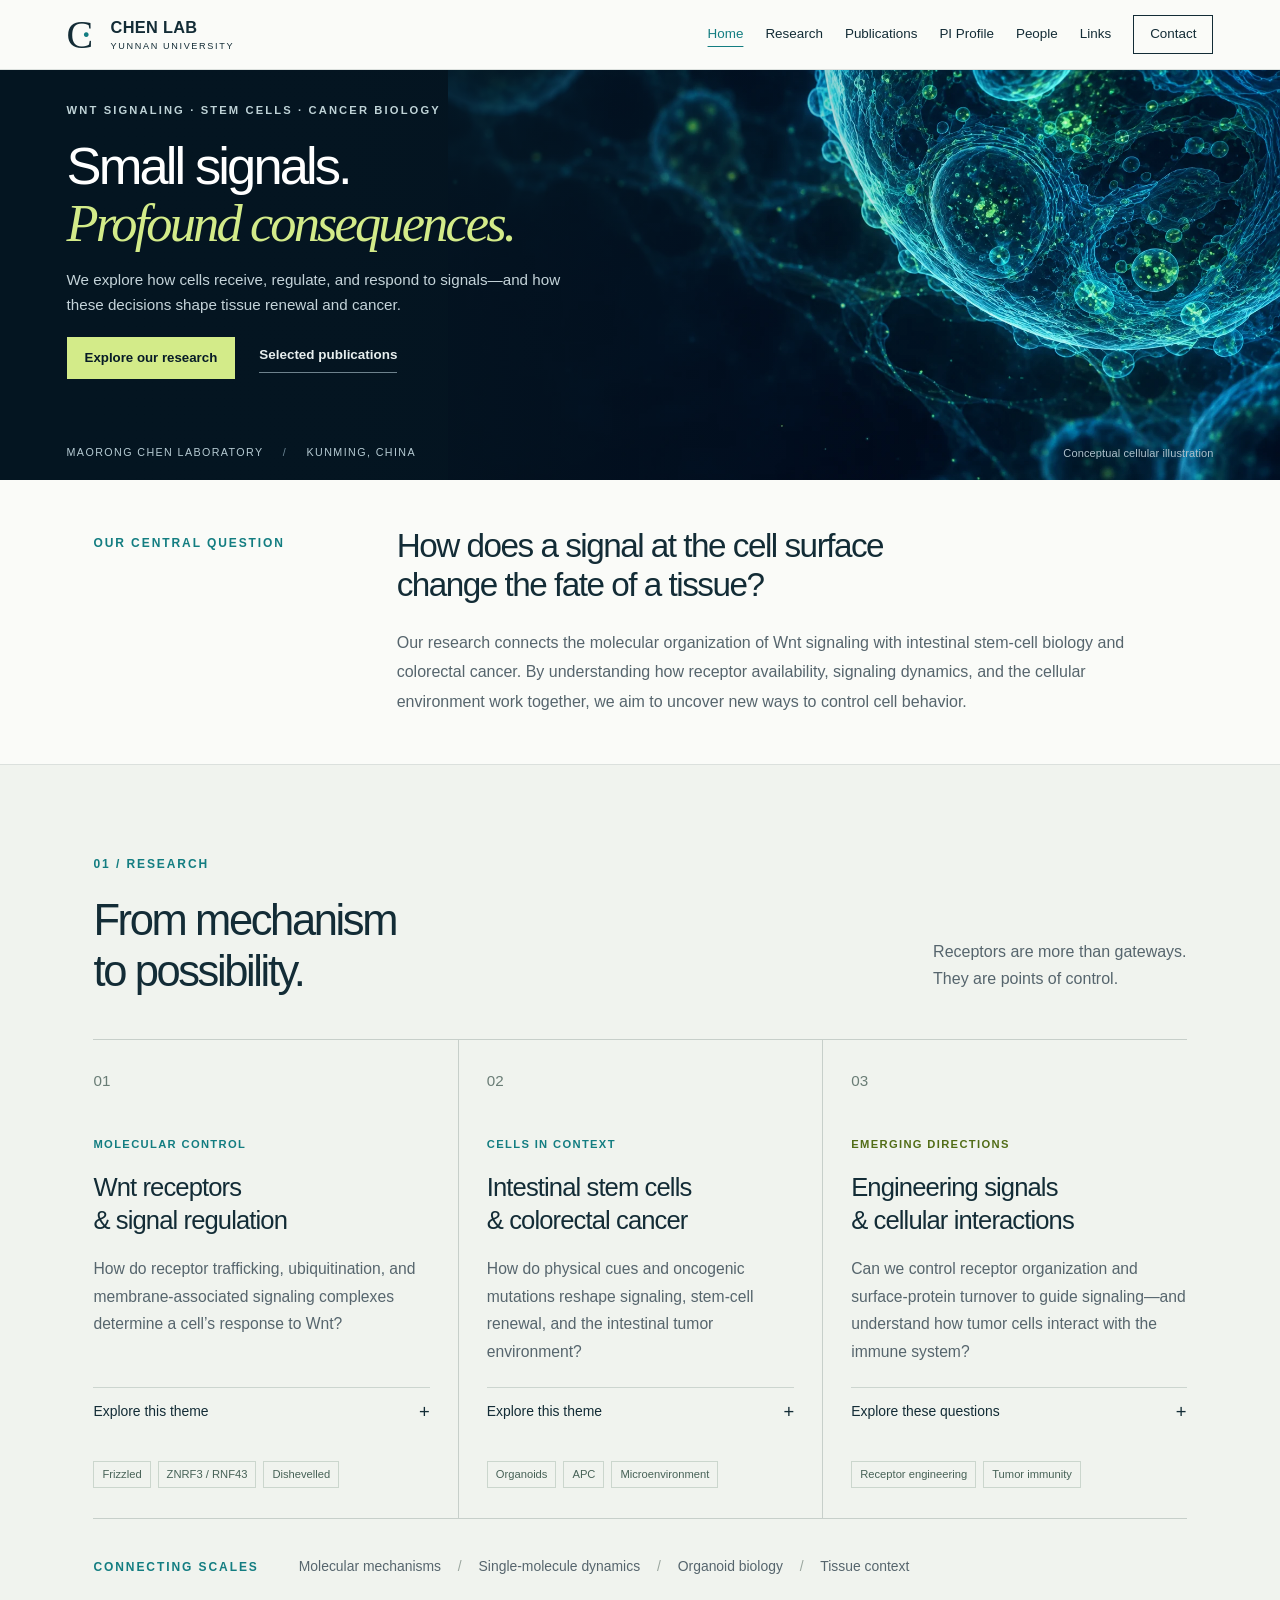
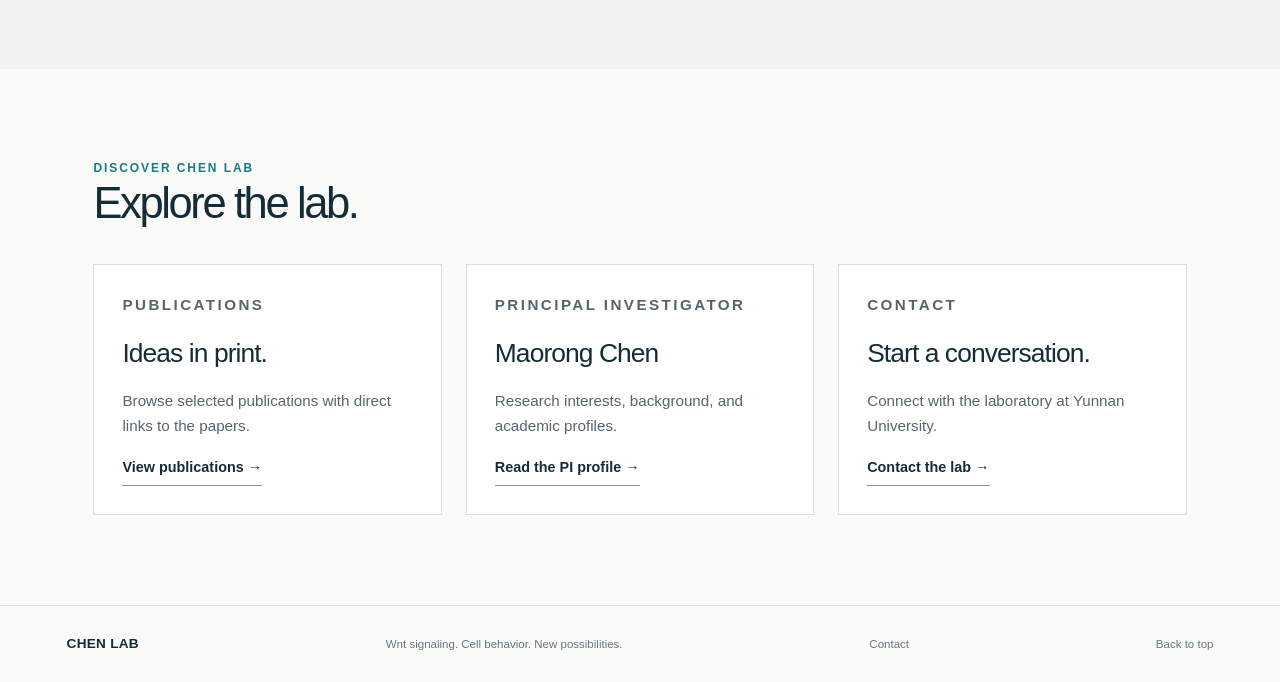
<file: index.html>
<!doctype html>
<html lang="en"><head>
  <meta charset="utf-8"><meta name="viewport" content="width=device-width, initial-scale=1">
  <title>Chen Lab — Wnt Signaling &amp; Cancer Biology</title>
  <meta name="description" content="Maorong Chen’s laboratory at Yunnan University. Wnt signaling, stem cells, and cancer biology.">
  <meta name="theme-color" content="#071b27">
  <meta property="og:title" content="Chen Lab — Wnt Signaling &amp; Cancer Biology">
  <meta property="og:description" content="Maorong Chen’s laboratory at Yunnan University. Wnt signaling, stem cells, and cancer biology.">
  <link rel="icon" type="image/svg+xml" href="data:image/svg+xml,%3Csvg%20xmlns='http://www.w3.org/2000/svg'%20viewBox='0%200%2064%2064'%3E%3Crect%20width='64'%20height='64'%20rx='12'%20fill='%23071b27'/%3E%3Cpath%20d='M44%2018a20%2020%200%201%200%200%2028'%20fill='none'%20stroke='%23d3eb89'%20stroke-width='7'/%3E%3Ccircle%20cx='43'%20cy='32'%20r='5'%20fill='%234cbdc2'/%3E%3C/svg%3E">
  <link rel="stylesheet" href="style.css?v=links1"><script src="app.js" defer></script></head>
<body><a class="skip" href="#main">Skip to content</a><header class="site-header">
  <a class="brand" href="index.html" aria-label="Chen Lab home"><span class="brand-symbol" aria-hidden="true">C<span>·</span></span><span>CHEN LAB<small>YUNNAN UNIVERSITY</small></span></a>
  <button class="menu-button" aria-expanded="false" aria-controls="navigation">Menu <span aria-hidden="true">+</span></button>
  <nav id="navigation" aria-label="Main navigation"><a href="index.html" aria-current="page">Home</a><a href="index.html#research">Research</a><a href="publications.html">Publications</a><a href="pi.html">PI Profile</a><a href="people.html">People</a><a href="links.html">Links</a><a href="contact.html" class="nav-contact">Contact</a></nav></header>
<main id="main"><section class="hero" id="home" aria-labelledby="hero-title">
  <img class="hero-image" src="cellular-landscape.webp" width="1536" height="1024" alt="Conceptual illustration of luminous cell membranes and intracellular vesicles" fetchpriority="high">
  <div class="hero-content">
    <p class="eyebrow light">WNT SIGNALING · STEM CELLS · CANCER BIOLOGY</p>
    <h1 id="hero-title">Small signals.<br><em>Profound consequences.</em></h1>
    <p class="hero-description">We explore how cells receive, regulate, and respond to signals—and how these decisions shape tissue renewal and cancer.</p>
    <div class="hero-actions"><a class="button lime" href="#research">Explore our research</a><a class="text-link light" href="publications.html">Selected publications</a></div>
  </div>
  <div class="hero-bottom"><span>MAORONG CHEN LABORATORY <span class="divider">/</span> KUNMING, CHINA</span><span class="art-caption">Conceptual cellular illustration</span></div>
</section>
<section class="intro section-pad">
  <p class="eyebrow">OUR CENTRAL QUESTION</p>
  <div><h2>How does a signal at the cell surface<br class="desktop-break"> change the fate of a tissue?</h2><p>Our research connects the molecular organization of Wnt signaling with intestinal stem-cell biology and colorectal cancer. By understanding how receptor availability, signaling dynamics, and the cellular environment work together, we aim to uncover new ways to control cell behavior.</p></div>
</section>
<section class="research section-pad" id="research" aria-labelledby="research-title">
  <div class="section-heading"><div><p class="eyebrow">01 / RESEARCH</p><h2 id="research-title">From mechanism<br>to possibility.</h2></div><p>Receptors are more than gateways.<br>They are points of control.</p></div>
  <div class="research-grid">
    <article class="research-card"><span class="index">01</span><div class="topic-label">MOLECULAR CONTROL</div><h3>Wnt receptors<br>&amp; signal regulation</h3><p>How do receptor trafficking, ubiquitination, and membrane-associated signaling complexes determine a cell’s response to Wnt?</p><details><summary>Explore this theme <span aria-hidden="true">+</span></summary><div class="detail-content">Published work examines Frizzled regulation by TMEM79, the RSPO–ZNRF3/RNF43 system, and the dynamics of Dishevelled at the plasma membrane.<a href="https://doi.org/10.7554/eLife.56793" target="_blank" rel="noopener noreferrer">Read the TMEM79 study</a></div></details><div class="tags"><span>Frizzled</span><span>ZNRF3 / RNF43</span><span>Dishevelled</span></div></article>
    <article class="research-card"><span class="index">02</span><div class="topic-label">CELLS IN CONTEXT</div><h3>Intestinal stem cells<br>&amp; colorectal cancer</h3><p>How do physical cues and oncogenic mutations reshape signaling, stem-cell renewal, and the intestinal tumor environment?</p><details><summary>Explore this theme <span aria-hidden="true">+</span></summary><div class="detail-content">Organoid mechanobiology and APC-dependent signaling provide complementary ways to connect molecular mechanisms with tissue behavior and cancer.<a href="https://doi.org/10.1016/j.stem.2020.09.012" target="_blank" rel="noopener noreferrer">Read the organoid study</a></div></details><div class="tags"><span>Organoids</span><span>APC</span><span>Microenvironment</span></div></article>
    <article class="research-card accent-card"><span class="index">03</span><div class="topic-label">EMERGING DIRECTIONS</div><h3>Engineering signals<br>&amp; cellular interactions</h3><p>Can we control receptor organization and surface-protein turnover to guide signaling—and understand how tumor cells interact with the immune system?</p><details><summary>Explore these questions <span aria-hidden="true">+</span></summary><div class="detail-content">Research interests include synthetic Wnt receptor control, targeted degradation of cell-surface proteins, and receptor functions beyond β-catenin. Intercellular material and organelle transfer offers a further exploratory direction.</div></details><div class="tags"><span>Receptor engineering</span><span>Tumor immunity</span></div></article>
  </div>
  <div class="approach"><p class="eyebrow">CONNECTING SCALES</p><p>Molecular mechanisms <span aria-hidden="true">/</span> Single-molecule dynamics <span aria-hidden="true">/</span> Organoid biology <span aria-hidden="true">/</span> Tissue context</p></div>
</section>
<section class="section-pad" aria-labelledby="discover-title"><p class="eyebrow">DISCOVER CHEN LAB</p><h2 id="discover-title">Explore the lab.</h2><div class="page-links"><a class="page-link-card" href="publications.html"><p class="eyebrow">PUBLICATIONS</p><h3>Ideas in print.</h3><p>Browse selected publications with direct links to the papers.</p><span class="text-link">View publications →</span></a><a class="page-link-card" href="pi.html"><p class="eyebrow">PRINCIPAL INVESTIGATOR</p><h3>Maorong Chen</h3><p>Research interests, background, and academic profiles.</p><span class="text-link">Read the PI profile →</span></a><a class="page-link-card" href="contact.html"><p class="eyebrow">CONTACT</p><h3>Start a conversation.</h3><p>Connect with the laboratory at Yunnan University.</p><span class="text-link">Contact the lab →</span></a></div></section></main><footer><a class="footer-brand" href="index.html">CHEN LAB</a><p>Wnt signaling. Cell behavior. New possibilities.</p><a href="contact.html">Contact</a><a href="#main">Back to top</a></footer></body></html>
</file>
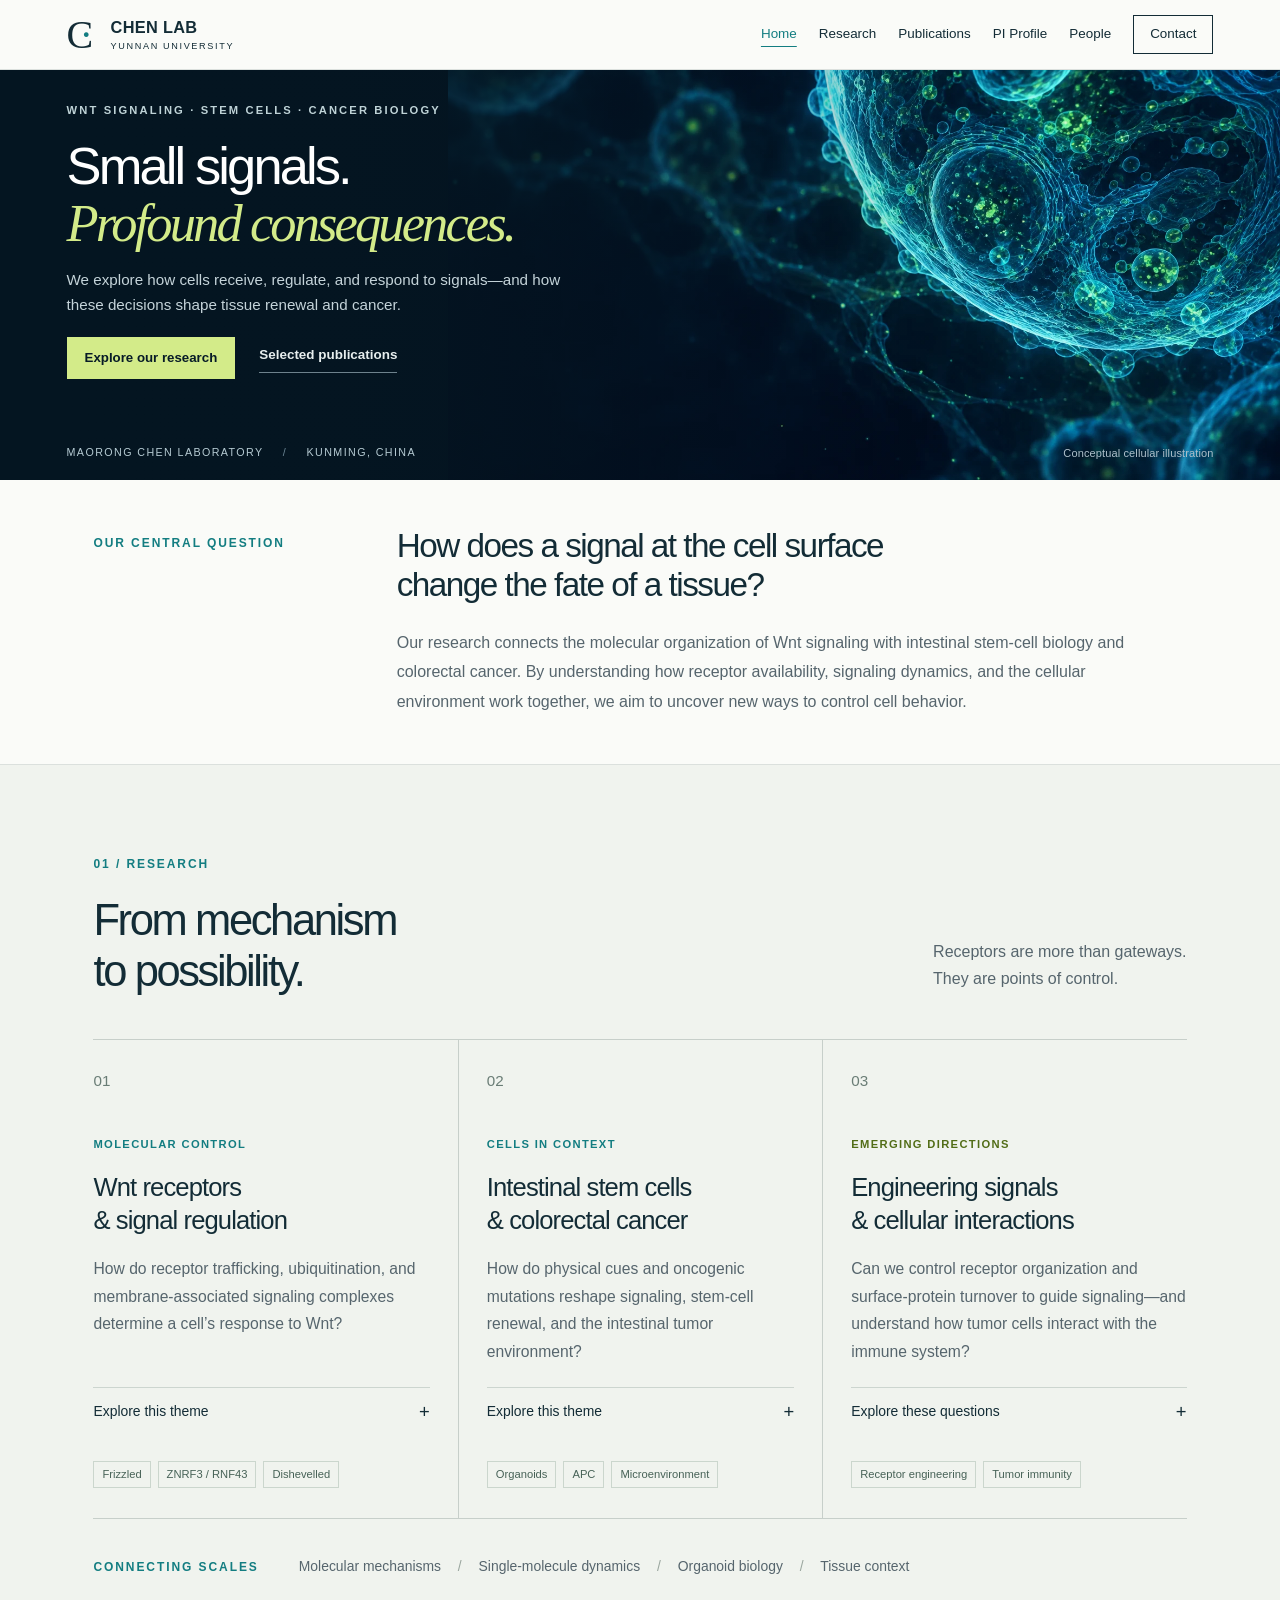
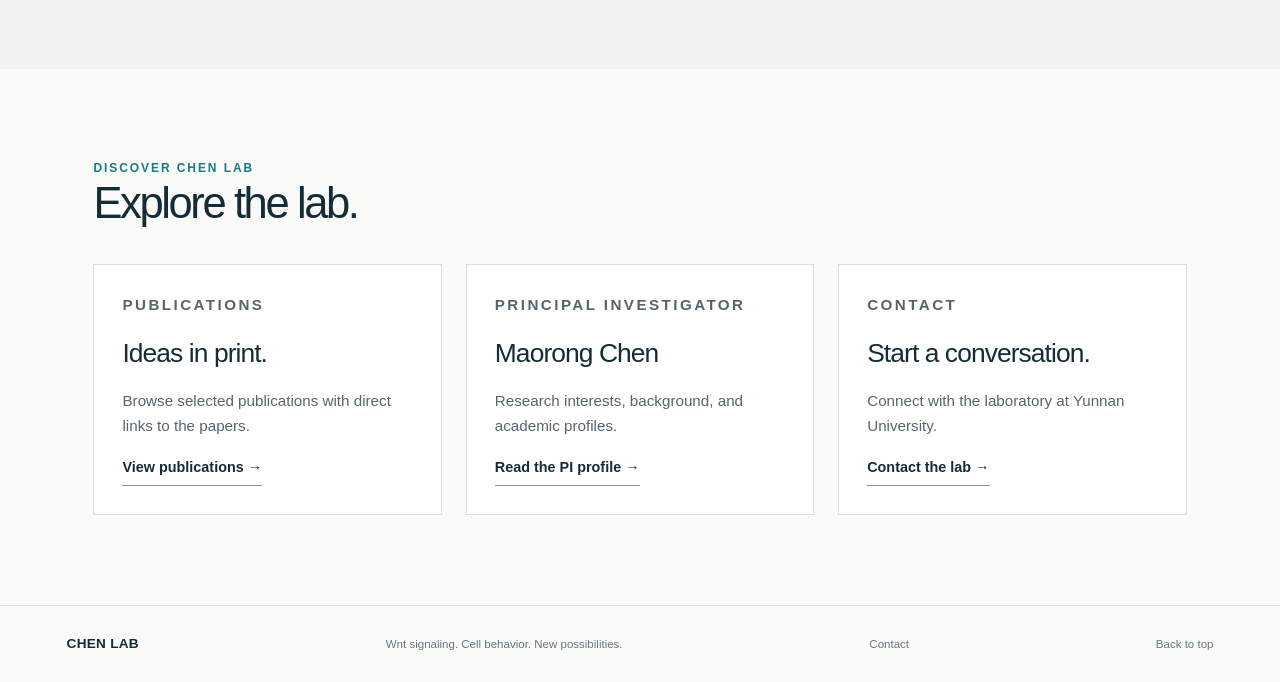
<file: Chen-Lab-Tailscale/index.html>
<!doctype html>
<html lang="en"><head>
  <meta charset="utf-8"><meta name="viewport" content="width=device-width, initial-scale=1">
  <title>Chen Lab — Wnt Signaling &amp; Cancer Biology</title>
  <meta name="description" content="Maorong Chen’s laboratory at Yunnan University. Wnt signaling, stem cells, and cancer biology.">
  <meta name="theme-color" content="#071b27">
  <meta property="og:title" content="Chen Lab — Wnt Signaling &amp; Cancer Biology">
  <meta property="og:description" content="Maorong Chen’s laboratory at Yunnan University. Wnt signaling, stem cells, and cancer biology.">
  <link rel="icon" type="image/svg+xml" href="data:image/svg+xml,%3Csvg%20xmlns='http://www.w3.org/2000/svg'%20viewBox='0%200%2064%2064'%3E%3Crect%20width='64'%20height='64'%20rx='12'%20fill='%23071b27'/%3E%3Cpath%20d='M44%2018a20%2020%200%201%200%200%2028'%20fill='none'%20stroke='%23d3eb89'%20stroke-width='7'/%3E%3Ccircle%20cx='43'%20cy='32'%20r='5'%20fill='%234cbdc2'/%3E%3C/svg%3E">
  <link rel="stylesheet" href="style.css?v=portrait3"><script src="app.js" defer></script></head>
<body><a class="skip" href="#main">Skip to content</a><header class="site-header">
  <a class="brand" href="index.html" aria-label="Chen Lab home"><span class="brand-symbol" aria-hidden="true">C<span>·</span></span><span>CHEN LAB<small>YUNNAN UNIVERSITY</small></span></a>
  <button class="menu-button" aria-expanded="false" aria-controls="navigation">Menu <span aria-hidden="true">+</span></button>
  <nav id="navigation" aria-label="Main navigation"><a href="index.html" aria-current="page">Home</a><a href="index.html#research">Research</a><a href="publications.html">Publications</a><a href="pi.html">PI Profile</a><a href="people.html">People</a><a href="contact.html" class="nav-contact">Contact</a></nav></header>
<main id="main"><section class="hero" id="home" aria-labelledby="hero-title">
  <img class="hero-image" src="cellular-landscape.webp" width="1536" height="1024" alt="Conceptual illustration of luminous cell membranes and intracellular vesicles" fetchpriority="high">
  <div class="hero-content">
    <p class="eyebrow light">WNT SIGNALING · STEM CELLS · CANCER BIOLOGY</p>
    <h1 id="hero-title">Small signals.<br><em>Profound consequences.</em></h1>
    <p class="hero-description">We explore how cells receive, regulate, and respond to signals—and how these decisions shape tissue renewal and cancer.</p>
    <div class="hero-actions"><a class="button lime" href="#research">Explore our research</a><a class="text-link light" href="publications.html">Selected publications</a></div>
  </div>
  <div class="hero-bottom"><span>MAORONG CHEN LABORATORY <span class="divider">/</span> KUNMING, CHINA</span><span class="art-caption">Conceptual cellular illustration</span></div>
</section>
<section class="intro section-pad">
  <p class="eyebrow">OUR CENTRAL QUESTION</p>
  <div><h2>How does a signal at the cell surface<br class="desktop-break"> change the fate of a tissue?</h2><p>Our research connects the molecular organization of Wnt signaling with intestinal stem-cell biology and colorectal cancer. By understanding how receptor availability, signaling dynamics, and the cellular environment work together, we aim to uncover new ways to control cell behavior.</p></div>
</section>
<section class="research section-pad" id="research" aria-labelledby="research-title">
  <div class="section-heading"><div><p class="eyebrow">01 / RESEARCH</p><h2 id="research-title">From mechanism<br>to possibility.</h2></div><p>Receptors are more than gateways.<br>They are points of control.</p></div>
  <div class="research-grid">
    <article class="research-card"><span class="index">01</span><div class="topic-label">MOLECULAR CONTROL</div><h3>Wnt receptors<br>&amp; signal regulation</h3><p>How do receptor trafficking, ubiquitination, and membrane-associated signaling complexes determine a cell’s response to Wnt?</p><details><summary>Explore this theme <span aria-hidden="true">+</span></summary><div class="detail-content">Published work examines Frizzled regulation by TMEM79, the RSPO–ZNRF3/RNF43 system, and the dynamics of Dishevelled at the plasma membrane.<a href="https://doi.org/10.7554/eLife.56793" target="_blank" rel="noopener noreferrer">Read the TMEM79 study</a></div></details><div class="tags"><span>Frizzled</span><span>ZNRF3 / RNF43</span><span>Dishevelled</span></div></article>
    <article class="research-card"><span class="index">02</span><div class="topic-label">CELLS IN CONTEXT</div><h3>Intestinal stem cells<br>&amp; colorectal cancer</h3><p>How do physical cues and oncogenic mutations reshape signaling, stem-cell renewal, and the intestinal tumor environment?</p><details><summary>Explore this theme <span aria-hidden="true">+</span></summary><div class="detail-content">Organoid mechanobiology and APC-dependent signaling provide complementary ways to connect molecular mechanisms with tissue behavior and cancer.<a href="https://doi.org/10.1016/j.stem.2020.09.012" target="_blank" rel="noopener noreferrer">Read the organoid study</a></div></details><div class="tags"><span>Organoids</span><span>APC</span><span>Microenvironment</span></div></article>
    <article class="research-card accent-card"><span class="index">03</span><div class="topic-label">EMERGING DIRECTIONS</div><h3>Engineering signals<br>&amp; cellular interactions</h3><p>Can we control receptor organization and surface-protein turnover to guide signaling—and understand how tumor cells interact with the immune system?</p><details><summary>Explore these questions <span aria-hidden="true">+</span></summary><div class="detail-content">Research interests include synthetic Wnt receptor control, targeted degradation of cell-surface proteins, and receptor functions beyond β-catenin. Intercellular material and organelle transfer offers a further exploratory direction.</div></details><div class="tags"><span>Receptor engineering</span><span>Tumor immunity</span></div></article>
  </div>
  <div class="approach"><p class="eyebrow">CONNECTING SCALES</p><p>Molecular mechanisms <span aria-hidden="true">/</span> Single-molecule dynamics <span aria-hidden="true">/</span> Organoid biology <span aria-hidden="true">/</span> Tissue context</p></div>
</section>
<section class="section-pad" aria-labelledby="discover-title"><p class="eyebrow">DISCOVER CHEN LAB</p><h2 id="discover-title">Explore the lab.</h2><div class="page-links"><a class="page-link-card" href="publications.html"><p class="eyebrow">PUBLICATIONS</p><h3>Ideas in print.</h3><p>Browse selected publications with direct links to the papers.</p><span class="text-link">View publications →</span></a><a class="page-link-card" href="pi.html"><p class="eyebrow">PRINCIPAL INVESTIGATOR</p><h3>Maorong Chen</h3><p>Research interests, background, and academic profiles.</p><span class="text-link">Read the PI profile →</span></a><a class="page-link-card" href="contact.html"><p class="eyebrow">CONTACT</p><h3>Start a conversation.</h3><p>Connect with the laboratory at Yunnan University.</p><span class="text-link">Contact the lab →</span></a></div></section></main><footer><a class="footer-brand" href="index.html">CHEN LAB</a><p>Wnt signaling. Cell behavior. New possibilities.</p><a href="contact.html">Contact</a><a href="#main">Back to top</a></footer></body></html>
</file>
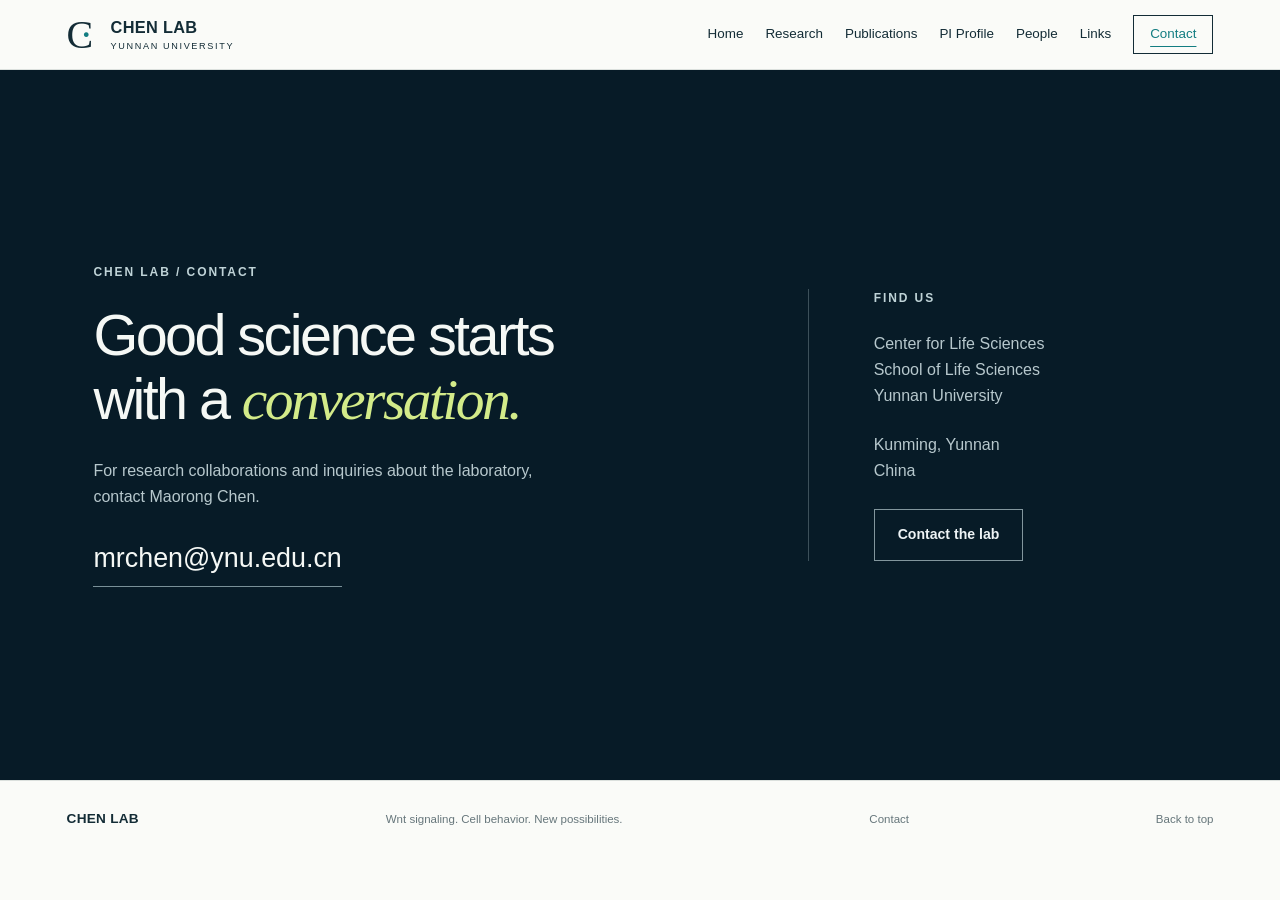
<file: contact.html>
<!doctype html>
<html lang="en"><head>
  <meta charset="utf-8"><meta name="viewport" content="width=device-width, initial-scale=1">
  <title>Contact — Chen Lab</title>
  <meta name="description" content="Contact Maorong Chen’s laboratory in the School of Life Sciences at Yunnan University, Kunming, China.">
  <meta name="theme-color" content="#071b27">
  <meta property="og:title" content="Contact — Chen Lab">
  <meta property="og:description" content="Contact Maorong Chen’s laboratory in the School of Life Sciences at Yunnan University, Kunming, China.">
  <link rel="icon" type="image/svg+xml" href="data:image/svg+xml,%3Csvg%20xmlns='http://www.w3.org/2000/svg'%20viewBox='0%200%2064%2064'%3E%3Crect%20width='64'%20height='64'%20rx='12'%20fill='%23071b27'/%3E%3Cpath%20d='M44%2018a20%2020%200%201%200%200%2028'%20fill='none'%20stroke='%23d3eb89'%20stroke-width='7'/%3E%3Ccircle%20cx='43'%20cy='32'%20r='5'%20fill='%234cbdc2'/%3E%3C/svg%3E">
  <link rel="stylesheet" href="style.css?v=links1"><script src="app.js" defer></script></head>
<body><a class="skip" href="#main">Skip to content</a><header class="site-header">
  <a class="brand" href="index.html" aria-label="Chen Lab home"><span class="brand-symbol" aria-hidden="true">C<span>·</span></span><span>CHEN LAB<small>YUNNAN UNIVERSITY</small></span></a>
  <button class="menu-button" aria-expanded="false" aria-controls="navigation">Menu <span aria-hidden="true">+</span></button>
  <nav id="navigation" aria-label="Main navigation"><a href="index.html">Home</a><a href="index.html#research">Research</a><a href="publications.html">Publications</a><a href="pi.html">PI Profile</a><a href="people.html">People</a><a href="links.html">Links</a><a href="contact.html" class="nav-contact" aria-current="page">Contact</a></nav></header>
<main id="main"><section class="contact contact-page section-pad" id="contact" aria-labelledby="contact-title"><div><p class="eyebrow light">CHEN LAB / CONTACT</p><h1 id="contact-title">Good science starts<br>with a <em>conversation.</em></h1><p>For research collaborations and inquiries about the laboratory, contact Maorong Chen.</p><a class="contact-email" href="mailto:mrchen@ynu.edu.cn">mrchen@ynu.edu.cn</a></div><div class="address"><p class="eyebrow light">FIND US</p><p>Center for Life Sciences<br>School of Life Sciences<br>Yunnan University</p><p>Kunming, Yunnan<br>China</p><a class="button outline" href="mailto:mrchen@ynu.edu.cn">Contact the lab</a></div></section>
</main><footer><a class="footer-brand" href="index.html">CHEN LAB</a><p>Wnt signaling. Cell behavior. New possibilities.</p><a href="contact.html">Contact</a><a href="#main">Back to top</a></footer></body></html>
</file>
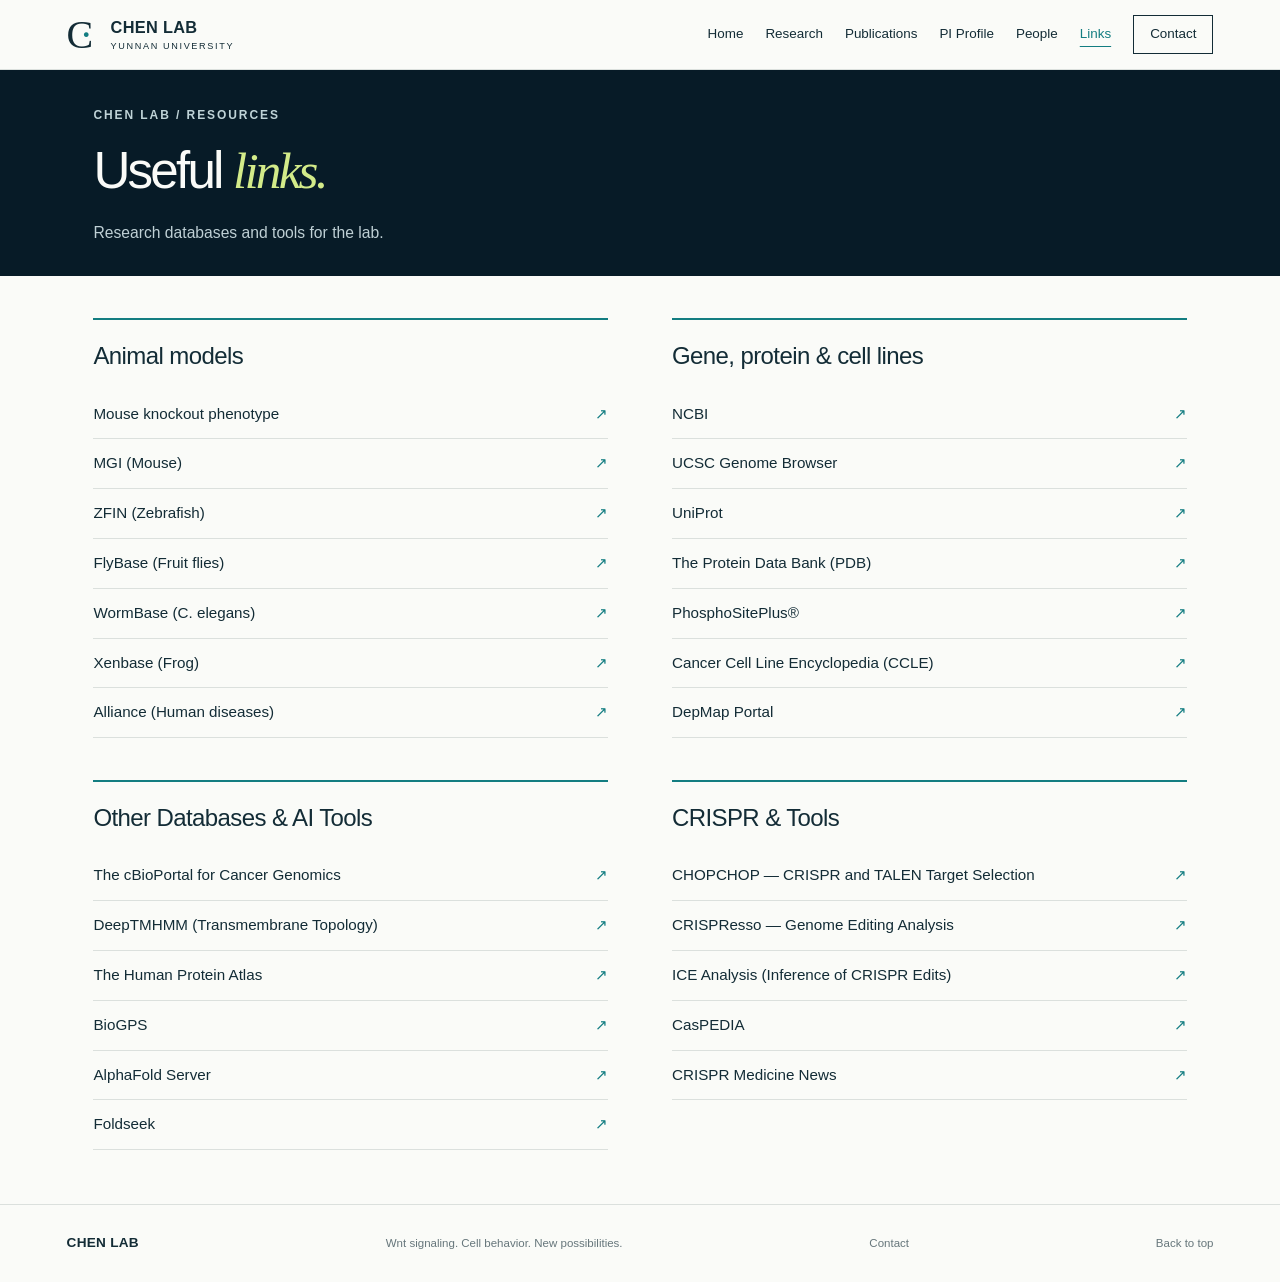
<file: links.html>
<!doctype html>
<html lang="en"><head>
  <meta charset="utf-8"><meta name="viewport" content="width=device-width, initial-scale=1">
  <title>Links — Chen Lab</title>
  <meta name="description" content="Useful research links for animal models, genes, proteins, cell lines, databases, AI tools, and CRISPR.">
  <meta name="theme-color" content="#071b27">
  <meta property="og:title" content="Links — Chen Lab">
  <meta property="og:description" content="Useful research links for animal models, genes, proteins, cell lines, databases, AI tools, and CRISPR.">
  <link rel="icon" type="image/svg+xml" href="data:image/svg+xml,%3Csvg%20xmlns='http://www.w3.org/2000/svg'%20viewBox='0%200%2064%2064'%3E%3Crect%20width='64'%20height='64'%20rx='12'%20fill='%23071b27'/%3E%3Cpath%20d='M44%2018a20%2020%200%201%200%200%2028'%20fill='none'%20stroke='%23d3eb89'%20stroke-width='7'/%3E%3Ccircle%20cx='43'%20cy='32'%20r='5'%20fill='%234cbdc2'/%3E%3C/svg%3E">
  <link rel="stylesheet" href="style.css?v=links1"><script src="app.js" defer></script></head>
<body><a class="skip" href="#main">Skip to content</a><header class="site-header">
  <a class="brand" href="index.html" aria-label="Chen Lab home"><span class="brand-symbol" aria-hidden="true">C<span>·</span></span><span>CHEN LAB<small>YUNNAN UNIVERSITY</small></span></a>
  <button class="menu-button" aria-expanded="false" aria-controls="navigation">Menu <span aria-hidden="true">+</span></button>
  <nav id="navigation" aria-label="Main navigation"><a href="index.html">Home</a><a href="index.html#research">Research</a><a href="publications.html">Publications</a><a href="pi.html">PI Profile</a><a href="people.html">People</a><a href="links.html" aria-current="page">Links</a><a href="contact.html" class="nav-contact">Contact</a></nav></header>
<main id="main">
  <section class="people-hero section-pad" aria-labelledby="links-title">
    <p class="eyebrow light">CHEN LAB / RESOURCES</p>
    <h1 id="links-title">Useful <em>links.</em></h1>
    <p class="links-intro">Research databases and tools for the lab.</p>
  </section>
  <div class="resource-grid section-pad">
    <section class="resource-group" aria-labelledby="resource-1">
      <h2 id="resource-1">Animal models</h2>
      <ul class="resource-list">
        <li><a href="https://www.mousephenotype.org/" target="_blank" rel="noopener noreferrer">Mouse knockout phenotype<span aria-hidden="true">↗</span></a></li>
        <li><a href="https://www.informatics.jax.org" target="_blank" rel="noopener noreferrer">MGI (Mouse)<span aria-hidden="true">↗</span></a></li>
        <li><a href="https://zfin.org" target="_blank" rel="noopener noreferrer">ZFIN (Zebrafish)<span aria-hidden="true">↗</span></a></li>
        <li><a href="https://flybase.org/" target="_blank" rel="noopener noreferrer">FlyBase (Fruit flies)<span aria-hidden="true">↗</span></a></li>
        <li><a href="http://www.wormbase.org/" target="_blank" rel="noopener noreferrer">WormBase (C. elegans)<span aria-hidden="true">↗</span></a></li>
        <li><a href="https://www.xenbase.org/xenbase/" target="_blank" rel="noopener noreferrer">Xenbase (Frog)<span aria-hidden="true">↗</span></a></li>
        <li><a href="https://www.alliancegenome.org" target="_blank" rel="noopener noreferrer">Alliance (Human diseases)<span aria-hidden="true">↗</span></a></li>
      </ul>
    </section>
    <section class="resource-group" aria-labelledby="resource-2">
      <h2 id="resource-2">Gene, protein &amp; cell lines</h2>
      <ul class="resource-list">
        <li><a href="https://www.ncbi.nlm.nih.gov" target="_blank" rel="noopener noreferrer">NCBI<span aria-hidden="true">↗</span></a></li>
         <li><a href="https://genome.ucsc.edu" target="_blank" rel="noopener noreferrer">UCSC Genome Browser<span aria-hidden="true">↗</span></a></li>
        <li><a href="https://www.uniprot.org" target="_blank" rel="noopener noreferrer">UniProt<span aria-hidden="true">↗</span></a></li>
        <li><a href="https://www.rcsb.org" target="_blank" rel="noopener noreferrer">The Protein Data Bank (PDB)<span aria-hidden="true">↗</span></a></li>
        <li><a href="https://www.phosphosite.org/psp/welcome" target="_blank" rel="noopener noreferrer">PhosphoSitePlus®<span aria-hidden="true">↗</span></a></li>
        <li><a href="https://sites.broadinstitute.org/ccle" target="_blank" rel="noopener noreferrer">Cancer Cell Line Encyclopedia (CCLE)<span aria-hidden="true">↗</span></a></li>
        <li><a href="https://depmap.org/portal" target="_blank" rel="noopener noreferrer">DepMap Portal<span aria-hidden="true">↗</span></a></li>
      </ul>
    </section>
    <section class="resource-group" aria-labelledby="resource-3">
      <h2 id="resource-3">Other Databases &amp; AI Tools</h2>
      <ul class="resource-list">
        <li><a href="https://www.cbioportal.org/" target="_blank" rel="noopener noreferrer">The cBioPortal for Cancer Genomics<span aria-hidden="true">↗</span></a></li>
        <li><a href="https://services.healthtech.dtu.dk/services/DeepTMHMM-1.0" target="_blank" rel="noopener noreferrer">DeepTMHMM (Transmembrane Topology)<span aria-hidden="true">↗</span></a></li>
        <li><a href="https://www.proteinatlas.org" target="_blank" rel="noopener noreferrer">The Human Protein Atlas<span aria-hidden="true">↗</span></a></li>
        <li><a href="http://biogps.org" target="_blank" rel="noopener noreferrer">BioGPS<span aria-hidden="true">↗</span></a></li>
        <li><a href="https://deepmind.google/technologies/alphafold/alphafold-server" target="_blank" rel="noopener noreferrer">AlphaFold Server<span aria-hidden="true">↗</span></a></li>
        <li><a href="https://search.foldseek.com/search" target="_blank" rel="noopener noreferrer">Foldseek<span aria-hidden="true">↗</span></a></li>
      </ul>
    </section>
    <section class="resource-group" aria-labelledby="resource-4">
      <h2 id="resource-4">CRISPR &amp; Tools</h2>
      <ul class="resource-list">
        <li><a href="https://chopchop.cbu.uib.no" target="_blank" rel="noopener noreferrer">CHOPCHOP — CRISPR and TALEN Target Selection<span aria-hidden="true">↗</span></a></li>
        <li><a href="https://crispresso2.pinellolab.org/submission" target="_blank" rel="noopener noreferrer">CRISPResso — Genome Editing Analysis<span aria-hidden="true">↗</span></a></li>
        <li><a href="https://ice.editco.bio" target="_blank" rel="noopener noreferrer">ICE Analysis (Inference of CRISPR Edits)<span aria-hidden="true">↗</span></a></li>
        <li><a href="http://caspedia.org" target="_blank" rel="noopener noreferrer">CasPEDIA<span aria-hidden="true">↗</span></a></li>
        <li><a href="https://crisprmedicinenews.com" target="_blank" rel="noopener noreferrer">CRISPR Medicine News<span aria-hidden="true">↗</span></a></li>
      </ul>
    </section>
  </div>
</main><footer><a class="footer-brand" href="index.html">CHEN LAB</a><p>Wnt signaling. Cell behavior. New possibilities.</p><a href="contact.html">Contact</a><a href="#main">Back to top</a></footer></body></html>
</file>
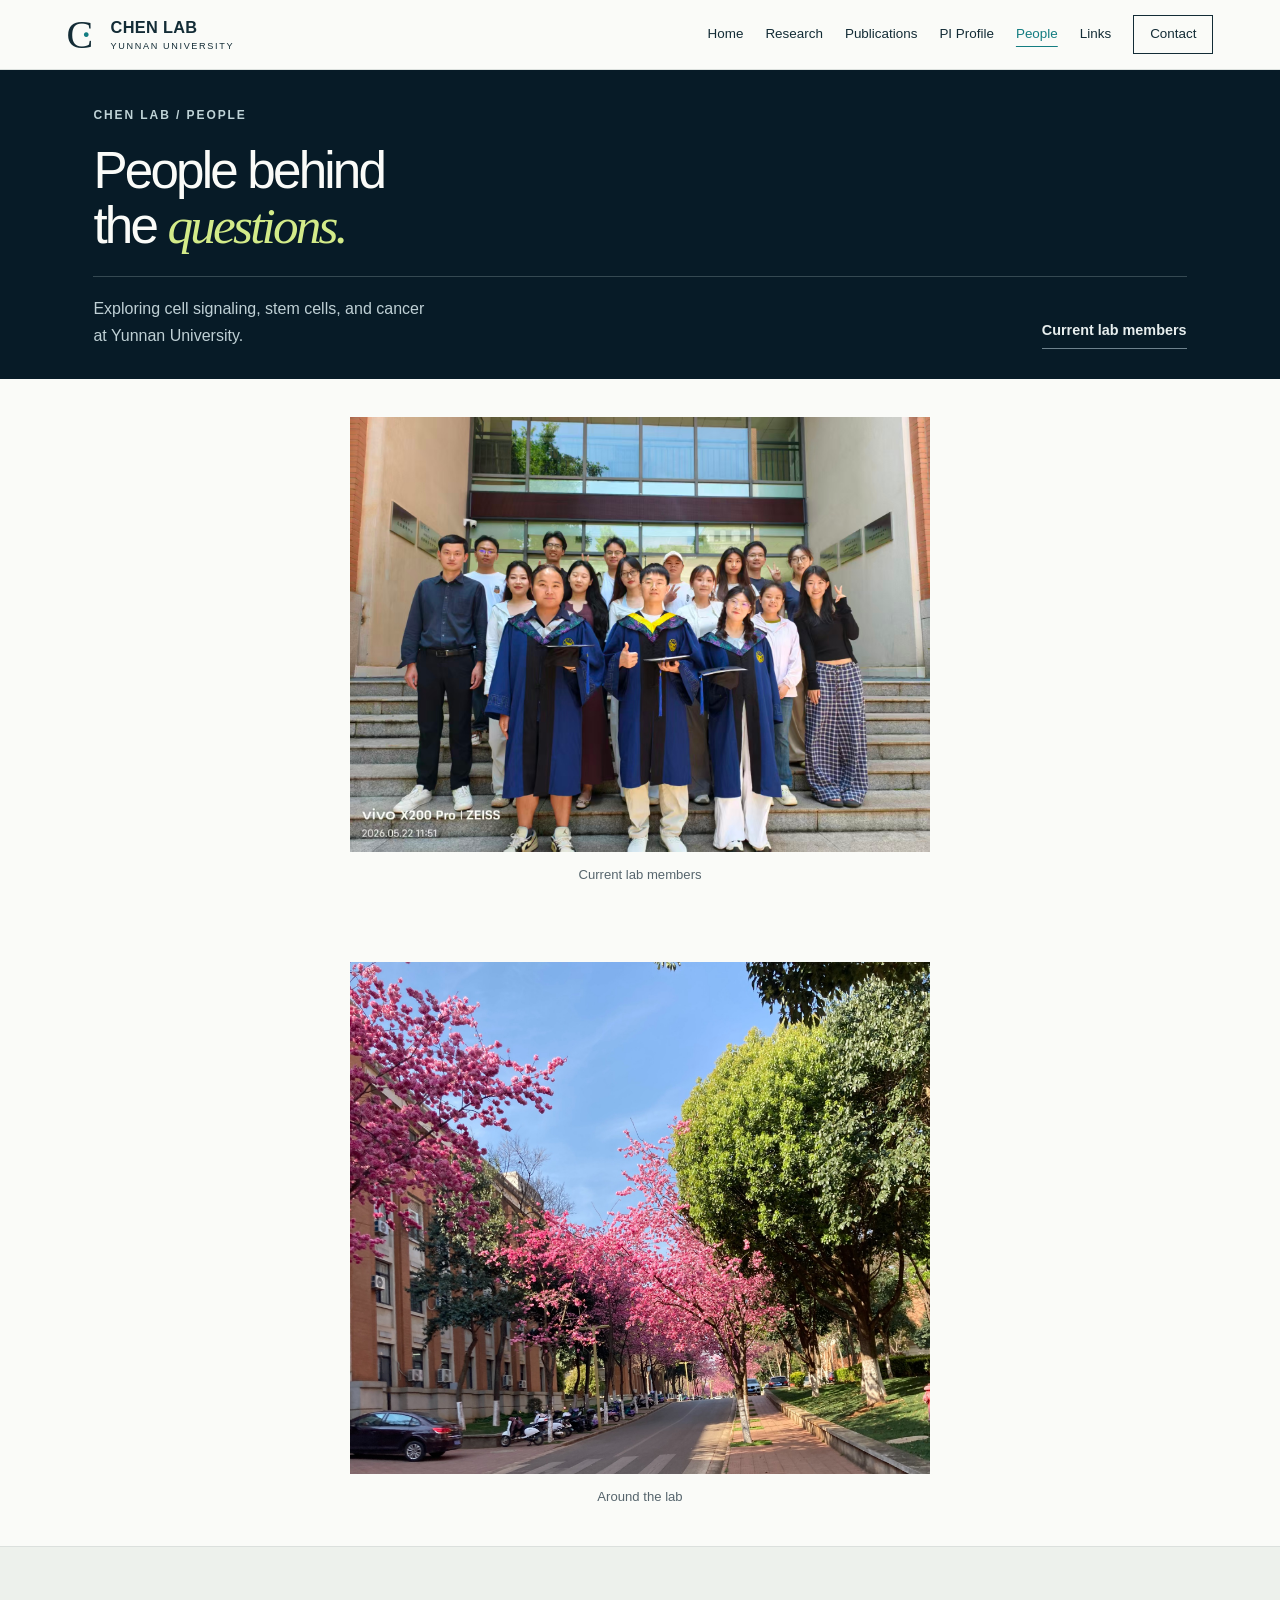
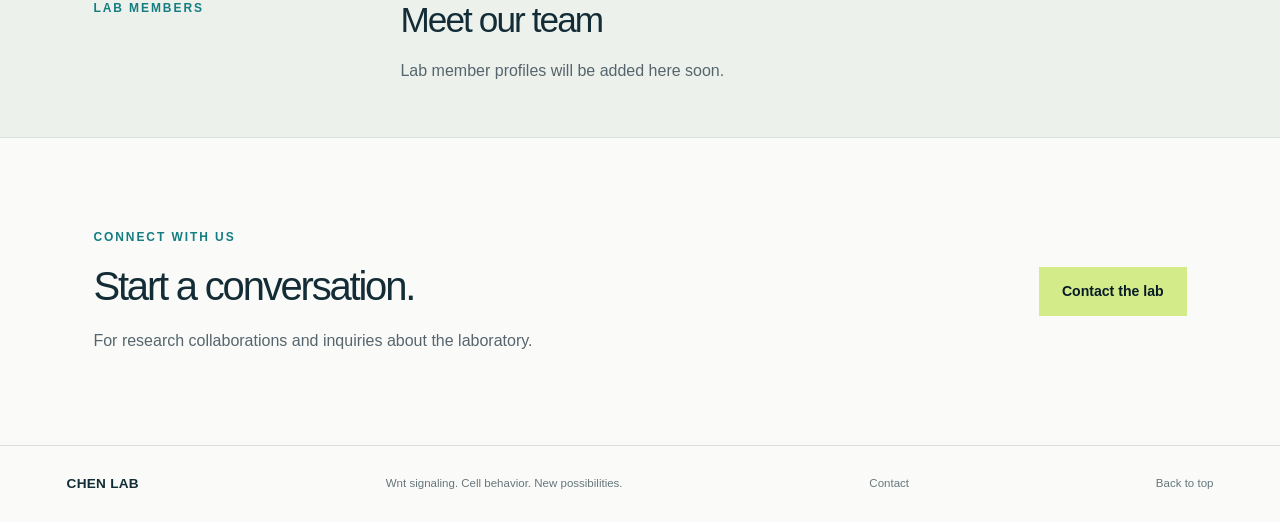
<file: people.html>
<!doctype html>
<html lang="en"><head>
  <meta charset="utf-8"><meta name="viewport" content="width=device-width, initial-scale=1">
  <title>People — Chen Lab</title>
  <meta name="description" content="Meet the people of Chen Lab at Yunnan University.">
  <meta name="theme-color" content="#071b27">
  <meta property="og:title" content="People — Chen Lab">
  <meta property="og:description" content="Meet the people of Chen Lab at Yunnan University.">
  <link rel="icon" type="image/svg+xml" href="data:image/svg+xml,%3Csvg%20xmlns='http://www.w3.org/2000/svg'%20viewBox='0%200%2064%2064'%3E%3Crect%20width='64'%20height='64'%20rx='12'%20fill='%23071b27'/%3E%3Cpath%20d='M44%2018a20%2020%200%201%200%200%2028'%20fill='none'%20stroke='%23d3eb89'%20stroke-width='7'/%3E%3Ccircle%20cx='43'%20cy='32'%20r='5'%20fill='%234cbdc2'/%3E%3C/svg%3E">
  <link rel="stylesheet" href="style.css?v=links1"><script src="app.js" defer></script></head>
<body><a class="skip" href="#main">Skip to content</a><header class="site-header">
  <a class="brand" href="index.html" aria-label="Chen Lab home"><span class="brand-symbol" aria-hidden="true">C<span>·</span></span><span>CHEN LAB<small>YUNNAN UNIVERSITY</small></span></a>
  <button class="menu-button" aria-expanded="false" aria-controls="navigation">Menu <span aria-hidden="true">+</span></button>
  <nav id="navigation" aria-label="Main navigation"><a href="index.html">Home</a><a href="index.html#research">Research</a><a href="publications.html">Publications</a><a href="pi.html">PI Profile</a><a href="people.html" aria-current="page">People</a><a href="links.html">Links</a><a href="contact.html" class="nav-contact">Contact</a></nav></header>
<main id="main"><section class="people-hero section-pad" aria-labelledby="people-title">
  <p class="eyebrow light">CHEN LAB / PEOPLE</p>
  <h1 id="people-title">People behind<br>the <em>questions.</em></h1>
  <div class="people-hero-bottom"><p>Exploring cell signaling, stem cells, and cancer<br>at Yunnan University.</p><a class="text-link light" href="#lab-members">Current lab members</a></div>
</section>
<section class="lab-photo-section section-pad" id="lab-members" aria-label="Current lab members"><figure class="lab-photo"><img src="lab-members-2026-05-22.jpg" width="1706" height="1279" alt="Current Chen Lab members posing together outside a university building" decoding="async"><figcaption>Current lab members</figcaption></figure></section>
<section class="lab-photo-section section-pad" aria-label="Around the lab"><figure class="lab-photo"><img src="lab-2025-03-11.jpg" width="2048" height="1810" alt="Pink flowering trees lining a road beside a building"><figcaption>Around the lab</figcaption></figure></section><section class="team-directory section-pad" aria-labelledby="team-title"><p class="eyebrow">LAB MEMBERS</p><div><h2 id="team-title">Meet our team</h2><p>Lab member profiles will be added here soon.</p></div></section>
<section class="people-contact section-pad" aria-labelledby="people-contact-title"><div><p class="eyebrow">CONNECT WITH US</p><h2 id="people-contact-title">Start a conversation.</h2><p>For research collaborations and inquiries about the laboratory.</p></div><a class="button lime" href="mailto:mrchen@ynu.edu.cn">Contact the lab</a></section>
</main><footer><a class="footer-brand" href="index.html">CHEN LAB</a><p>Wnt signaling. Cell behavior. New possibilities.</p><a href="contact.html">Contact</a><a href="#main">Back to top</a></footer></body></html>
</file>
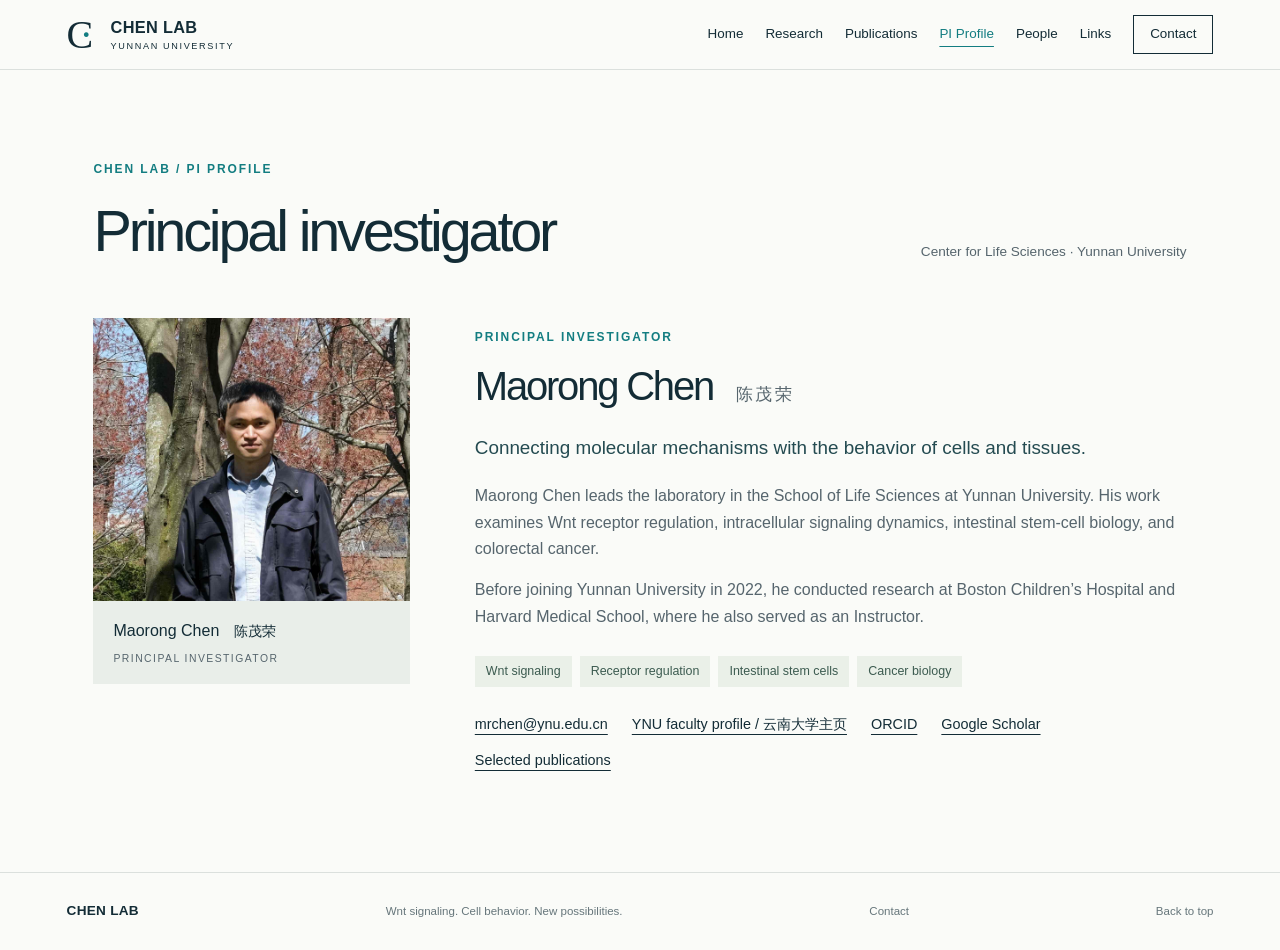
<file: pi.html>
<!doctype html>
<html lang="en"><head>
  <meta charset="utf-8"><meta name="viewport" content="width=device-width, initial-scale=1">
  <title>Maorong Chen — PI Profile | Chen Lab</title>
  <meta name="description" content="Research interests and academic background of Maorong Chen, Principal Investigator at Yunnan University.">
  <meta name="theme-color" content="#071b27">
  <meta property="og:title" content="Maorong Chen — PI Profile | Chen Lab">
  <meta property="og:description" content="Research interests and academic background of Maorong Chen, Principal Investigator at Yunnan University.">
  <link rel="icon" type="image/svg+xml" href="data:image/svg+xml,%3Csvg%20xmlns='http://www.w3.org/2000/svg'%20viewBox='0%200%2064%2064'%3E%3Crect%20width='64'%20height='64'%20rx='12'%20fill='%23071b27'/%3E%3Cpath%20d='M44%2018a20%2020%200%201%200%200%2028'%20fill='none'%20stroke='%23d3eb89'%20stroke-width='7'/%3E%3Ccircle%20cx='43'%20cy='32'%20r='5'%20fill='%234cbdc2'/%3E%3C/svg%3E">
  <link rel="stylesheet" href="style.css?v=links1"><script src="app.js" defer></script></head>
<body><a class="skip" href="#main">Skip to content</a><header class="site-header">
  <a class="brand" href="index.html" aria-label="Chen Lab home"><span class="brand-symbol" aria-hidden="true">C<span>·</span></span><span>CHEN LAB<small>YUNNAN UNIVERSITY</small></span></a>
  <button class="menu-button" aria-expanded="false" aria-controls="navigation">Menu <span aria-hidden="true">+</span></button>
  <nav id="navigation" aria-label="Main navigation"><a href="index.html">Home</a><a href="index.html#research">Research</a><a href="publications.html">Publications</a><a href="pi.html" aria-current="page">PI Profile</a><a href="people.html">People</a><a href="links.html">Links</a><a href="contact.html" class="nav-contact">Contact</a></nav></header>
<main id="main"><section class="member-section section-pad" id="lab-members" aria-labelledby="members-title">
  <div class="section-heading"><div><p class="eyebrow">CHEN LAB / PI PROFILE</p><h1 id="members-title" class="page-title">Principal investigator</h1></div><span class="member-affiliation">Center for Life Sciences · Yunnan University</span></div>
  <article class="member-profile" aria-labelledby="member-name">
    <figure class="pi-portrait-card"><img src="mrc.jpg" width="1436" height="1288" alt="Maorong Chen, principal investigator of Chen Lab" class="pi-portrait"><figcaption>Maorong Chen <span lang="zh">陈茂荣</span><small>PRINCIPAL INVESTIGATOR</small></figcaption></figure><div class="member-biography"><p class="eyebrow">PRINCIPAL INVESTIGATOR</p><h2 id="member-name">Maorong Chen <span lang="zh">陈茂荣</span></h2>
      <p class="member-intro">Connecting molecular mechanisms with the behavior of cells and tissues.</p>
      <p>Maorong Chen leads the laboratory in the School of Life Sciences at Yunnan University. His work examines Wnt receptor regulation, intracellular signaling dynamics, intestinal stem-cell biology, and colorectal cancer.</p>
      <p>Before joining Yunnan University in 2022, he conducted research at Boston Children’s Hospital and Harvard Medical School, where he also served as an Instructor.</p>
      <div class="member-topics"><span>Wnt signaling</span><span>Receptor regulation</span><span>Intestinal stem cells</span><span>Cancer biology</span></div>
      <div class="member-links"><a href="mailto:mrchen@ynu.edu.cn">mrchen@ynu.edu.cn</a><a href="http://www.ynusky.ynu.edu.cn/info/1056/1721.htm" target="_blank" rel="noopener noreferrer">YNU faculty profile / 云南大学主页</a><a href="https://orcid.org/0000-0003-3744-8864" target="_blank" rel="noopener noreferrer">ORCID</a><a href="https://scholar.google.com/citations?user=Lu7onWYAAAAJ&amp;hl=en" target="_blank" rel="noopener noreferrer">Google Scholar</a><a href="publications.html">Selected publications</a></div>
    </div>
  </article>
</section>
</main><footer><a class="footer-brand" href="index.html">CHEN LAB</a><p>Wnt signaling. Cell behavior. New possibilities.</p><a href="contact.html">Contact</a><a href="#main">Back to top</a></footer></body></html>
</file>
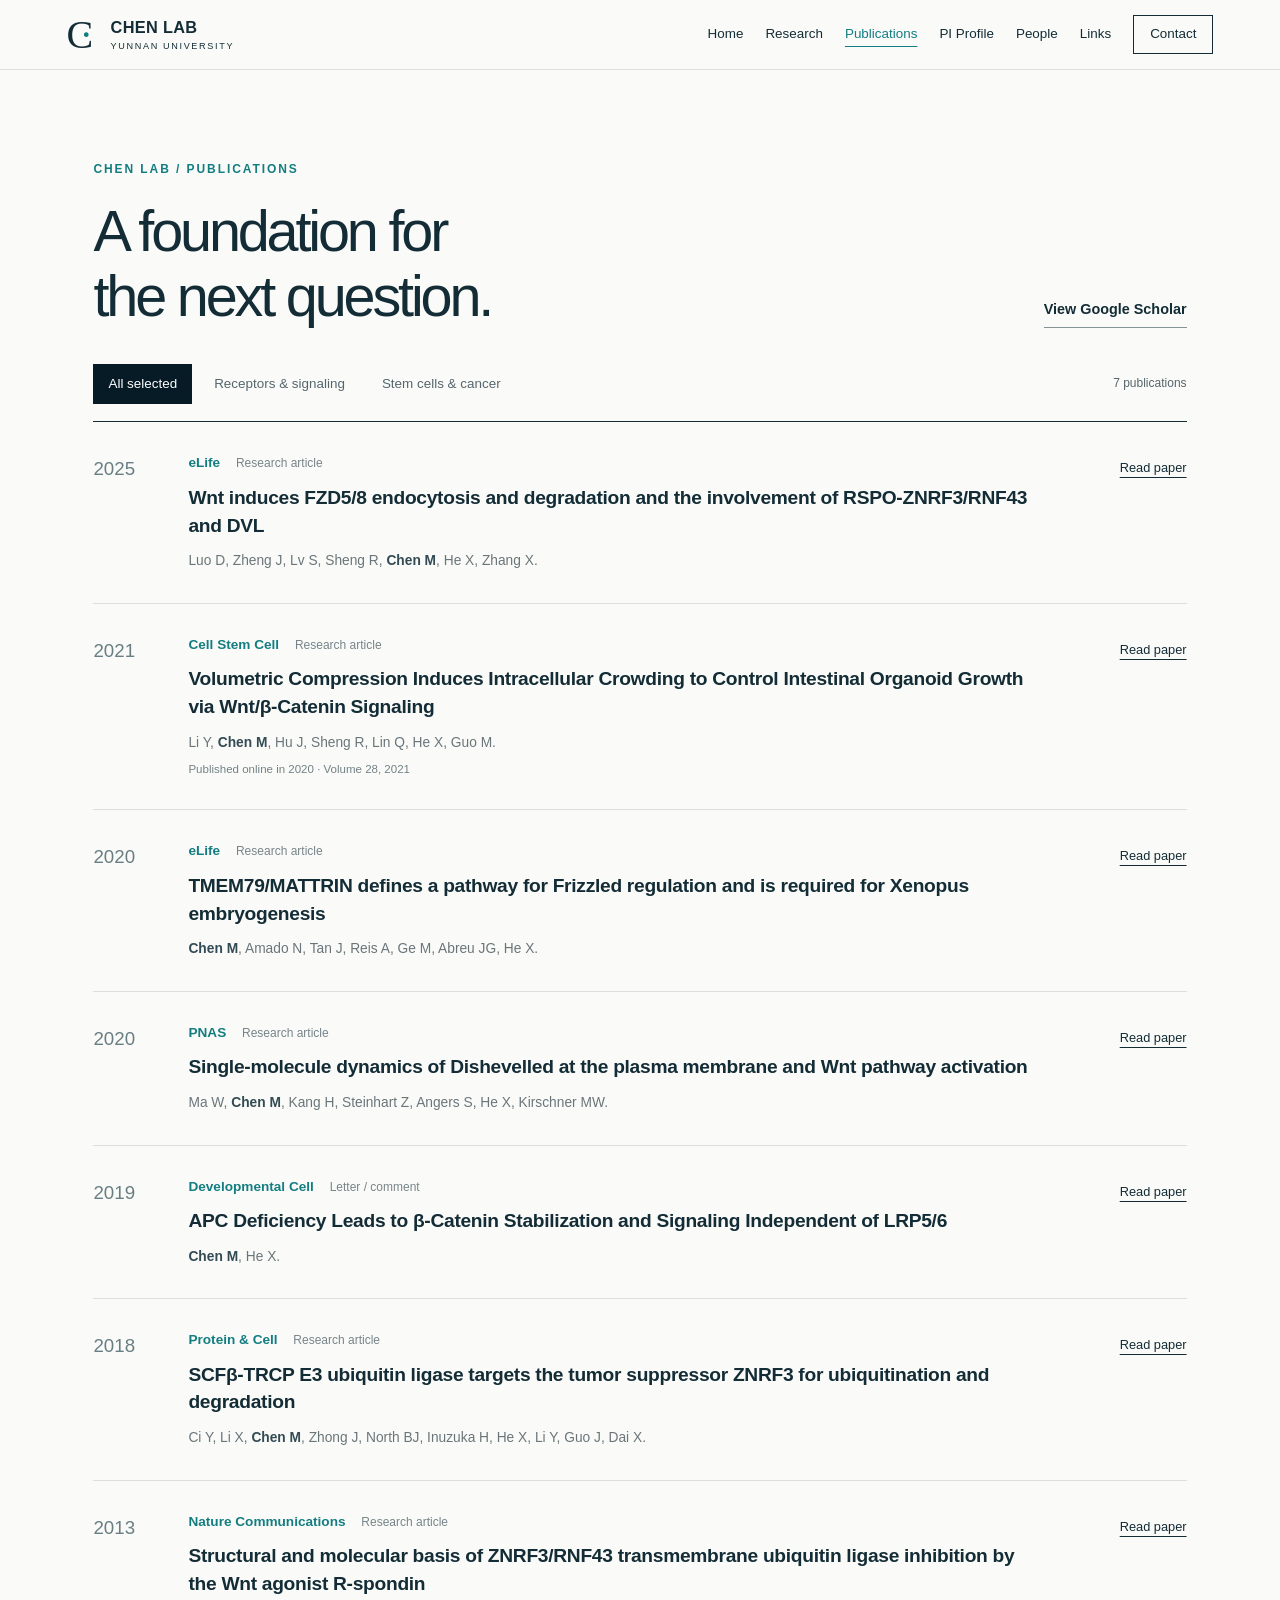
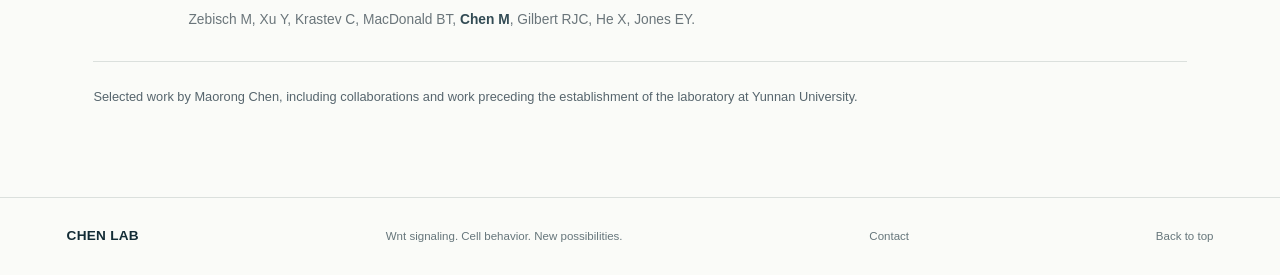
<file: publications.html>
<!doctype html>
<html lang="en"><head>
  <meta charset="utf-8"><meta name="viewport" content="width=device-width, initial-scale=1">
  <title>Publications — Chen Lab</title>
  <meta name="description" content="Selected publications by Maorong Chen and collaborators, with direct links to the published papers.">
  <meta name="theme-color" content="#071b27">
  <meta property="og:title" content="Publications — Chen Lab">
  <meta property="og:description" content="Selected publications by Maorong Chen and collaborators, with direct links to the published papers.">
  <link rel="icon" type="image/svg+xml" href="data:image/svg+xml,%3Csvg%20xmlns='http://www.w3.org/2000/svg'%20viewBox='0%200%2064%2064'%3E%3Crect%20width='64'%20height='64'%20rx='12'%20fill='%23071b27'/%3E%3Cpath%20d='M44%2018a20%2020%200%201%200%200%2028'%20fill='none'%20stroke='%23d3eb89'%20stroke-width='7'/%3E%3Ccircle%20cx='43'%20cy='32'%20r='5'%20fill='%234cbdc2'/%3E%3C/svg%3E">
  <link rel="stylesheet" href="style.css?v=links1"><script src="app.js" defer></script></head>
<body><a class="skip" href="#main">Skip to content</a><header class="site-header">
  <a class="brand" href="index.html" aria-label="Chen Lab home"><span class="brand-symbol" aria-hidden="true">C<span>·</span></span><span>CHEN LAB<small>YUNNAN UNIVERSITY</small></span></a>
  <button class="menu-button" aria-expanded="false" aria-controls="navigation">Menu <span aria-hidden="true">+</span></button>
  <nav id="navigation" aria-label="Main navigation"><a href="index.html">Home</a><a href="index.html#research">Research</a><a href="publications.html" aria-current="page">Publications</a><a href="pi.html">PI Profile</a><a href="people.html">People</a><a href="links.html">Links</a><a href="contact.html" class="nav-contact">Contact</a></nav></header>
<main id="main"><section class="publications section-pad" id="publications" aria-labelledby="publications-title">
  <div class="section-heading"><div><p class="eyebrow">CHEN LAB / PUBLICATIONS</p><h1 id="publications-title" class="page-title">A foundation for<br>the next question.</h1></div><a class="text-link" href="https://scholar.google.com/citations?user=Lu7onWYAAAAJ&amp;hl=en" target="_blank" rel="noopener noreferrer">View Google Scholar</a></div>
  <div class="publication-controls"><div class="filters" role="group" aria-label="Filter publications by topic"><button class="filter active" data-filter="all" aria-pressed="true">All selected</button><button class="filter" data-filter="receptors" aria-pressed="false">Receptors &amp; signaling</button><button class="filter" data-filter="stem" aria-pressed="false">Stem cells &amp; cancer</button></div><p class="pub-count" aria-live="polite">7 publications</p></div>
  <div class="publication-list">
    <article class="publication" data-topic="receptors"><div class="pub-year">2025</div><div class="pub-content"><p class="journal">eLife <span>Research article</span></p><h3><a href="https://doi.org/10.7554/eLife.103996" target="_blank" rel="noopener noreferrer">Wnt induces FZD5/8 endocytosis and degradation and the involvement of RSPO-ZNRF3/RNF43 and DVL</a></h3><p class="authors">Luo D, Zheng J, Lv S, Sheng R, <strong>Chen M</strong>, He X, Zhang X.</p></div><a class="paper-link" href="https://doi.org/10.7554/eLife.103996" target="_blank" rel="noopener noreferrer" aria-label="Read 2025 eLife paper">Read paper</a></article>
    <article class="publication" data-topic="stem"><div class="pub-year">2021</div><div class="pub-content"><p class="journal">Cell Stem Cell <span>Research article</span></p><h3><a href="https://doi.org/10.1016/j.stem.2020.09.012" target="_blank" rel="noopener noreferrer">Volumetric Compression Induces Intracellular Crowding to Control Intestinal Organoid Growth via Wnt/β-Catenin Signaling</a></h3><p class="authors">Li Y, <strong>Chen M</strong>, Hu J, Sheng R, Lin Q, He X, Guo M.</p><p class="pub-note">Published online in 2020 · Volume 28, 2021</p></div><a class="paper-link" href="https://doi.org/10.1016/j.stem.2020.09.012" target="_blank" rel="noopener noreferrer" aria-label="Read Cell Stem Cell organoid study">Read paper</a></article>
    <article class="publication" data-topic="receptors"><div class="pub-year">2020</div><div class="pub-content"><p class="journal">eLife <span>Research article</span></p><h3><a href="https://doi.org/10.7554/eLife.56793" target="_blank" rel="noopener noreferrer">TMEM79/MATTRIN defines a pathway for Frizzled regulation and is required for Xenopus embryogenesis</a></h3><p class="authors"><strong>Chen M</strong>, Amado N, Tan J, Reis A, Ge M, Abreu JG, He X.</p></div><a class="paper-link" href="https://doi.org/10.7554/eLife.56793" target="_blank" rel="noopener noreferrer" aria-label="Read 2020 TMEM79 paper">Read paper</a></article>
    <article class="publication" data-topic="receptors"><div class="pub-year">2020</div><div class="pub-content"><p class="journal">PNAS <span>Research article</span></p><h3><a href="https://doi.org/10.1073/pnas.1910547117" target="_blank" rel="noopener noreferrer">Single-molecule dynamics of Dishevelled at the plasma membrane and Wnt pathway activation</a></h3><p class="authors">Ma W, <strong>Chen M</strong>, Kang H, Steinhart Z, Angers S, He X, Kirschner MW.</p></div><a class="paper-link" href="https://doi.org/10.1073/pnas.1910547117" target="_blank" rel="noopener noreferrer" aria-label="Read PNAS Dishevelled study">Read paper</a></article>
    <article class="publication" data-topic="stem receptors"><div class="pub-year">2019</div><div class="pub-content"><p class="journal">Developmental Cell <span>Letter / comment</span></p><h3><a href="https://doi.org/10.1016/j.devcel.2019.05.013" target="_blank" rel="noopener noreferrer">APC Deficiency Leads to β-Catenin Stabilization and Signaling Independent of LRP5/6</a></h3><p class="authors"><strong>Chen M</strong>, He X.</p></div><a class="paper-link" href="https://doi.org/10.1016/j.devcel.2019.05.013" target="_blank" rel="noopener noreferrer" aria-label="Read APC deficiency letter">Read paper</a></article>
    <article class="publication" data-topic="receptors"><div class="pub-year">2018</div><div class="pub-content"><p class="journal">Protein &amp; Cell <span>Research article</span></p><h3><a href="https://doi.org/10.1007/s13238-018-0510-2" target="_blank" rel="noopener noreferrer">SCFβ-TRCP E3 ubiquitin ligase targets the tumor suppressor ZNRF3 for ubiquitination and degradation</a></h3><p class="authors">Ci Y, Li X, <strong>Chen M</strong>, Zhong J, North BJ, Inuzuka H, He X, Li Y, Guo J, Dai X.</p></div><a class="paper-link" href="https://doi.org/10.1007/s13238-018-0510-2" target="_blank" rel="noopener noreferrer" aria-label="Read ZNRF3 ubiquitination study">Read paper</a></article>
    <article class="publication" data-topic="receptors"><div class="pub-year">2013</div><div class="pub-content"><p class="journal">Nature Communications <span>Research article</span></p><h3><a href="https://doi.org/10.1038/ncomms3787" target="_blank" rel="noopener noreferrer">Structural and molecular basis of ZNRF3/RNF43 transmembrane ubiquitin ligase inhibition by the Wnt agonist R-spondin</a></h3><p class="authors">Zebisch M, Xu Y, Krastev C, MacDonald BT, <strong>Chen M</strong>, Gilbert RJC, He X, Jones EY.</p></div><a class="paper-link" href="https://doi.org/10.1038/ncomms3787" target="_blank" rel="noopener noreferrer" aria-label="Read R-spondin structural study">Read paper</a></article>
  </div><p class="selected-note">Selected work by Maorong Chen, including collaborations and work preceding the establishment of the laboratory at Yunnan University.</p>
</section>
</main><footer><a class="footer-brand" href="index.html">CHEN LAB</a><p>Wnt signaling. Cell behavior. New possibilities.</p><a href="contact.html">Contact</a><a href="#main">Back to top</a></footer></body></html>
</file>
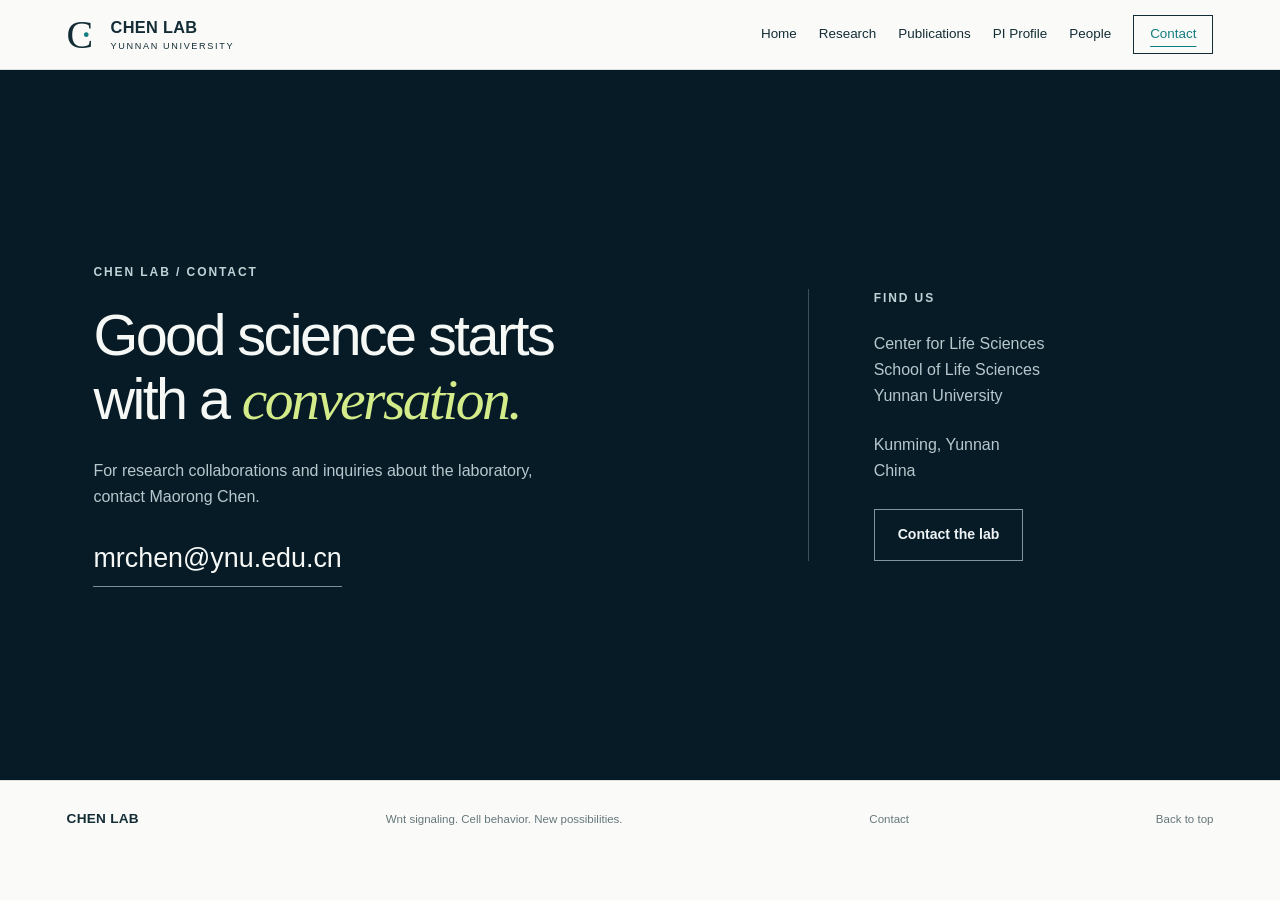
<file: Chen-Lab-Tailscale/contact.html>
<!doctype html>
<html lang="en"><head>
  <meta charset="utf-8"><meta name="viewport" content="width=device-width, initial-scale=1">
  <title>Contact — Chen Lab</title>
  <meta name="description" content="Contact Maorong Chen’s laboratory in the School of Life Sciences at Yunnan University, Kunming, China.">
  <meta name="theme-color" content="#071b27">
  <meta property="og:title" content="Contact — Chen Lab">
  <meta property="og:description" content="Contact Maorong Chen’s laboratory in the School of Life Sciences at Yunnan University, Kunming, China.">
  <link rel="icon" type="image/svg+xml" href="data:image/svg+xml,%3Csvg%20xmlns='http://www.w3.org/2000/svg'%20viewBox='0%200%2064%2064'%3E%3Crect%20width='64'%20height='64'%20rx='12'%20fill='%23071b27'/%3E%3Cpath%20d='M44%2018a20%2020%200%201%200%200%2028'%20fill='none'%20stroke='%23d3eb89'%20stroke-width='7'/%3E%3Ccircle%20cx='43'%20cy='32'%20r='5'%20fill='%234cbdc2'/%3E%3C/svg%3E">
  <link rel="stylesheet" href="style.css?v=portrait3"><script src="app.js" defer></script></head>
<body><a class="skip" href="#main">Skip to content</a><header class="site-header">
  <a class="brand" href="index.html" aria-label="Chen Lab home"><span class="brand-symbol" aria-hidden="true">C<span>·</span></span><span>CHEN LAB<small>YUNNAN UNIVERSITY</small></span></a>
  <button class="menu-button" aria-expanded="false" aria-controls="navigation">Menu <span aria-hidden="true">+</span></button>
  <nav id="navigation" aria-label="Main navigation"><a href="index.html">Home</a><a href="index.html#research">Research</a><a href="publications.html">Publications</a><a href="pi.html">PI Profile</a><a href="people.html">People</a><a href="contact.html" class="nav-contact" aria-current="page">Contact</a></nav></header>
<main id="main"><section class="contact contact-page section-pad" id="contact" aria-labelledby="contact-title"><div><p class="eyebrow light">CHEN LAB / CONTACT</p><h1 id="contact-title">Good science starts<br>with a <em>conversation.</em></h1><p>For research collaborations and inquiries about the laboratory, contact Maorong Chen.</p><a class="contact-email" href="mailto:mrchen@ynu.edu.cn">mrchen@ynu.edu.cn</a></div><div class="address"><p class="eyebrow light">FIND US</p><p>Center for Life Sciences<br>School of Life Sciences<br>Yunnan University</p><p>Kunming, Yunnan<br>China</p><a class="button outline" href="mailto:mrchen@ynu.edu.cn">Contact the lab</a></div></section>
</main><footer><a class="footer-brand" href="index.html">CHEN LAB</a><p>Wnt signaling. Cell behavior. New possibilities.</p><a href="contact.html">Contact</a><a href="#main">Back to top</a></footer></body></html>
</file>
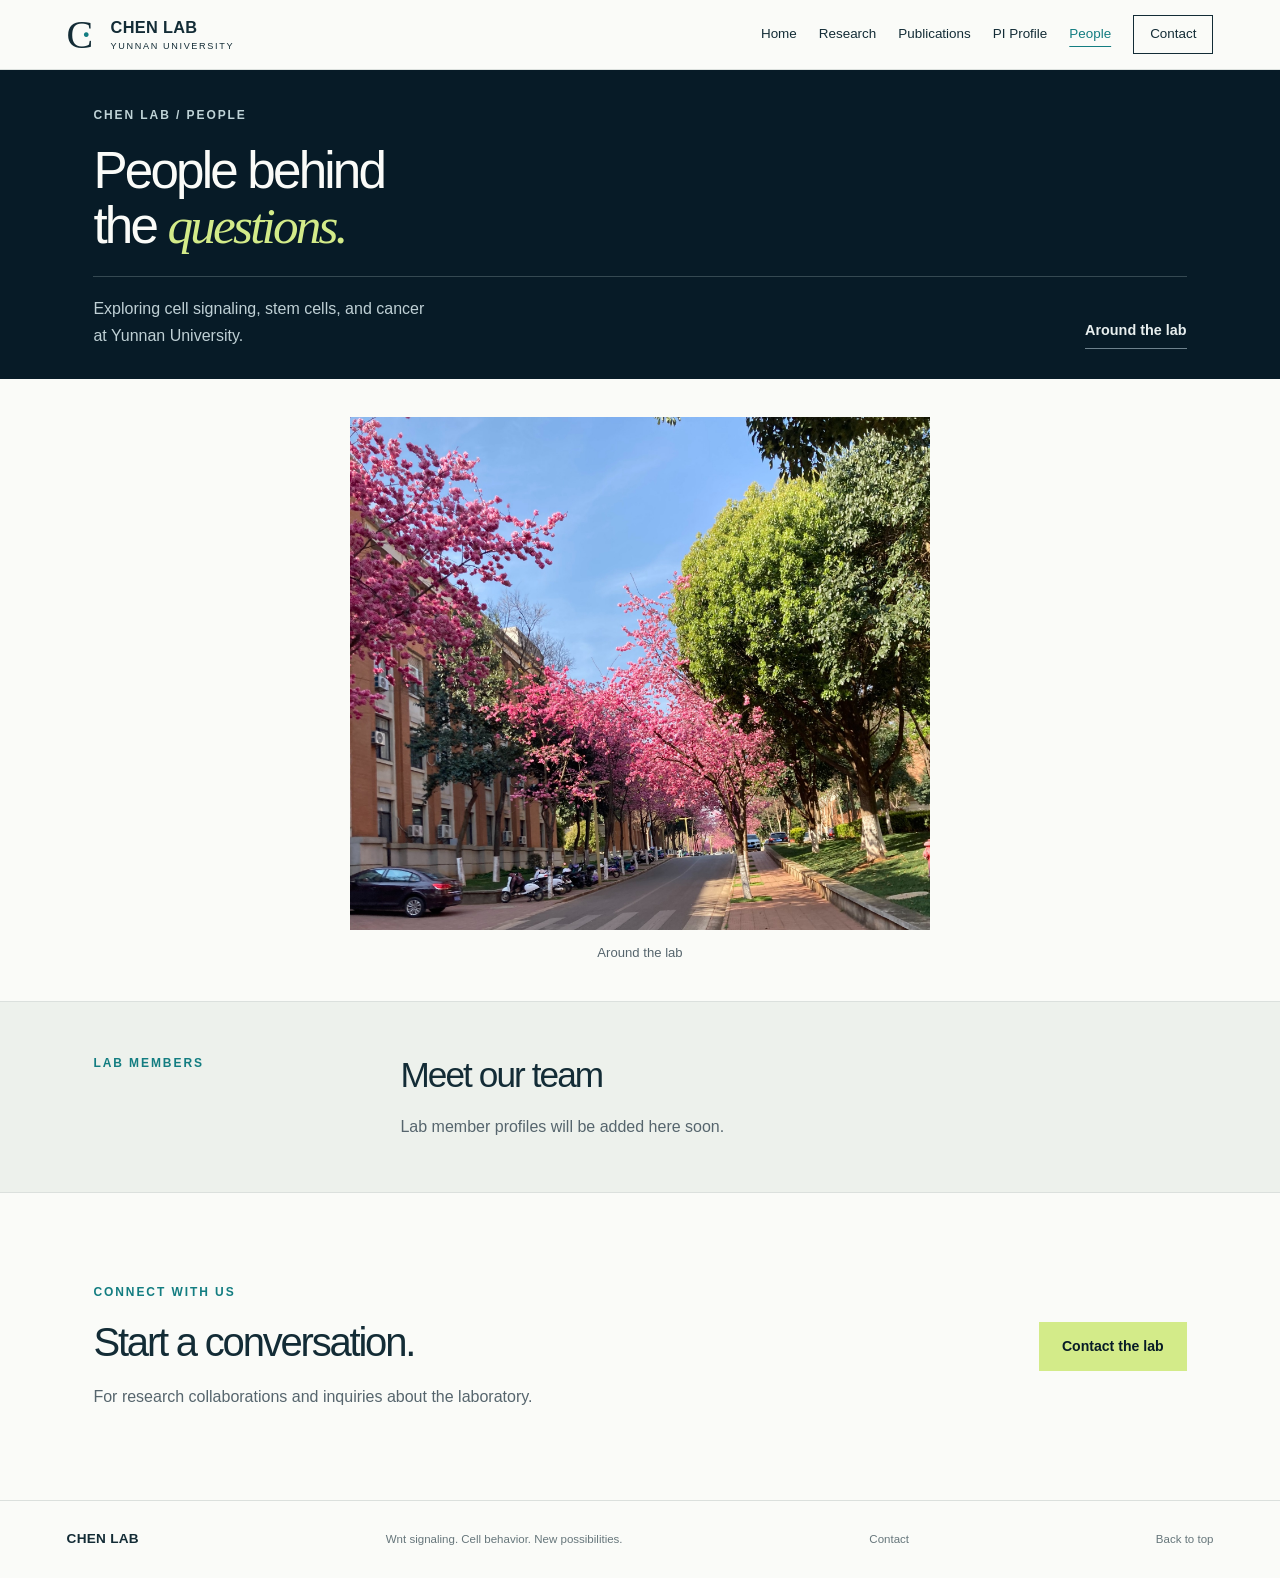
<file: Chen-Lab-Tailscale/people.html>
<!doctype html>
<html lang="en"><head>
  <meta charset="utf-8"><meta name="viewport" content="width=device-width, initial-scale=1">
  <title>People — Chen Lab</title>
  <meta name="description" content="Meet the people of Chen Lab at Yunnan University.">
  <meta name="theme-color" content="#071b27">
  <meta property="og:title" content="People — Chen Lab">
  <meta property="og:description" content="Meet the people of Chen Lab at Yunnan University.">
  <link rel="icon" type="image/svg+xml" href="data:image/svg+xml,%3Csvg%20xmlns='http://www.w3.org/2000/svg'%20viewBox='0%200%2064%2064'%3E%3Crect%20width='64'%20height='64'%20rx='12'%20fill='%23071b27'/%3E%3Cpath%20d='M44%2018a20%2020%200%201%200%200%2028'%20fill='none'%20stroke='%23d3eb89'%20stroke-width='7'/%3E%3Ccircle%20cx='43'%20cy='32'%20r='5'%20fill='%234cbdc2'/%3E%3C/svg%3E">
  <link rel="stylesheet" href="style.css?v=people4"><script src="app.js" defer></script></head>
<body><a class="skip" href="#main">Skip to content</a><header class="site-header">
  <a class="brand" href="index.html" aria-label="Chen Lab home"><span class="brand-symbol" aria-hidden="true">C<span>·</span></span><span>CHEN LAB<small>YUNNAN UNIVERSITY</small></span></a>
  <button class="menu-button" aria-expanded="false" aria-controls="navigation">Menu <span aria-hidden="true">+</span></button>
  <nav id="navigation" aria-label="Main navigation"><a href="index.html">Home</a><a href="index.html#research">Research</a><a href="publications.html">Publications</a><a href="pi.html">PI Profile</a><a href="people.html" aria-current="page">People</a><a href="contact.html" class="nav-contact">Contact</a></nav></header>
<main id="main"><section class="people-hero section-pad" aria-labelledby="people-title">
  <p class="eyebrow light">CHEN LAB / PEOPLE</p>
  <h1 id="people-title">People behind<br>the <em>questions.</em></h1>
  <div class="people-hero-bottom"><p>Exploring cell signaling, stem cells, and cancer<br>at Yunnan University.</p><a class="text-link light" href="#lab-members">Around the lab</a></div>
</section>
<section class="lab-photo-section section-pad" id="lab-members" aria-label="Around the lab"><figure class="lab-photo"><img src="lab-2025-03-11.jpg" width="2048" height="1810" alt="Pink flowering trees lining a road beside a building"><figcaption>Around the lab</figcaption></figure></section><section class="team-directory section-pad" aria-labelledby="team-title"><p class="eyebrow">LAB MEMBERS</p><div><h2 id="team-title">Meet our team</h2><p>Lab member profiles will be added here soon.</p></div></section>
<section class="people-contact section-pad" aria-labelledby="people-contact-title"><div><p class="eyebrow">CONNECT WITH US</p><h2 id="people-contact-title">Start a conversation.</h2><p>For research collaborations and inquiries about the laboratory.</p></div><a class="button lime" href="mailto:mrchen@ynu.edu.cn">Contact the lab</a></section>
</main><footer><a class="footer-brand" href="index.html">CHEN LAB</a><p>Wnt signaling. Cell behavior. New possibilities.</p><a href="contact.html">Contact</a><a href="#main">Back to top</a></footer></body></html>
</file>
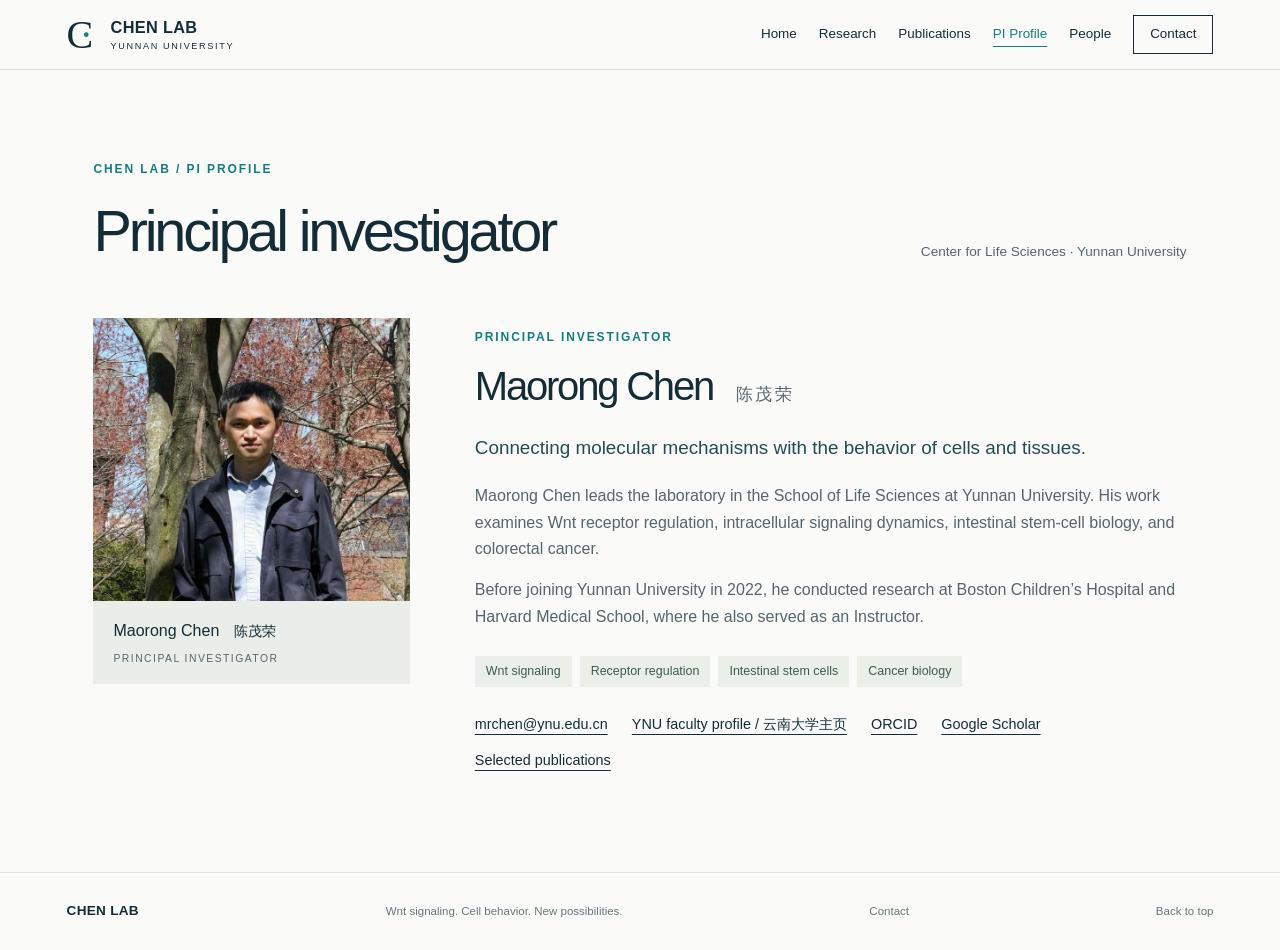
<file: Chen-Lab-Tailscale/pi.html>
<!doctype html>
<html lang="en"><head>
  <meta charset="utf-8"><meta name="viewport" content="width=device-width, initial-scale=1">
  <title>Maorong Chen — PI Profile | Chen Lab</title>
  <meta name="description" content="Research interests and academic background of Maorong Chen, Principal Investigator at Yunnan University.">
  <meta name="theme-color" content="#071b27">
  <meta property="og:title" content="Maorong Chen — PI Profile | Chen Lab">
  <meta property="og:description" content="Research interests and academic background of Maorong Chen, Principal Investigator at Yunnan University.">
  <link rel="icon" type="image/svg+xml" href="data:image/svg+xml,%3Csvg%20xmlns='http://www.w3.org/2000/svg'%20viewBox='0%200%2064%2064'%3E%3Crect%20width='64'%20height='64'%20rx='12'%20fill='%23071b27'/%3E%3Cpath%20d='M44%2018a20%2020%200%201%200%200%2028'%20fill='none'%20stroke='%23d3eb89'%20stroke-width='7'/%3E%3Ccircle%20cx='43'%20cy='32'%20r='5'%20fill='%234cbdc2'/%3E%3C/svg%3E">
  <link rel="stylesheet" href="style.css?v=portrait3"><script src="app.js" defer></script></head>
<body><a class="skip" href="#main">Skip to content</a><header class="site-header">
  <a class="brand" href="index.html" aria-label="Chen Lab home"><span class="brand-symbol" aria-hidden="true">C<span>·</span></span><span>CHEN LAB<small>YUNNAN UNIVERSITY</small></span></a>
  <button class="menu-button" aria-expanded="false" aria-controls="navigation">Menu <span aria-hidden="true">+</span></button>
  <nav id="navigation" aria-label="Main navigation"><a href="index.html">Home</a><a href="index.html#research">Research</a><a href="publications.html">Publications</a><a href="pi.html" aria-current="page">PI Profile</a><a href="people.html">People</a><a href="contact.html" class="nav-contact">Contact</a></nav></header>
<main id="main"><section class="member-section section-pad" id="lab-members" aria-labelledby="members-title">
  <div class="section-heading"><div><p class="eyebrow">CHEN LAB / PI PROFILE</p><h1 id="members-title" class="page-title">Principal investigator</h1></div><span class="member-affiliation">Center for Life Sciences · Yunnan University</span></div>
  <article class="member-profile" aria-labelledby="member-name">
    <figure class="pi-portrait-card"><img src="mrc.jpg" width="1436" height="1288" alt="Maorong Chen, principal investigator of Chen Lab" class="pi-portrait"><figcaption>Maorong Chen <span lang="zh">陈茂荣</span><small>PRINCIPAL INVESTIGATOR</small></figcaption></figure><div class="member-biography"><p class="eyebrow">PRINCIPAL INVESTIGATOR</p><h2 id="member-name">Maorong Chen <span lang="zh">陈茂荣</span></h2>
      <p class="member-intro">Connecting molecular mechanisms with the behavior of cells and tissues.</p>
      <p>Maorong Chen leads the laboratory in the School of Life Sciences at Yunnan University. His work examines Wnt receptor regulation, intracellular signaling dynamics, intestinal stem-cell biology, and colorectal cancer.</p>
      <p>Before joining Yunnan University in 2022, he conducted research at Boston Children’s Hospital and Harvard Medical School, where he also served as an Instructor.</p>
      <div class="member-topics"><span>Wnt signaling</span><span>Receptor regulation</span><span>Intestinal stem cells</span><span>Cancer biology</span></div>
      <div class="member-links"><a href="mailto:mrchen@ynu.edu.cn">mrchen@ynu.edu.cn</a><a href="http://www.ynusky.ynu.edu.cn/info/1056/1721.htm" target="_blank" rel="noopener noreferrer">YNU faculty profile / 云南大学主页</a><a href="https://orcid.org/0000-0003-3744-8864" target="_blank" rel="noopener noreferrer">ORCID</a><a href="https://scholar.google.com/citations?user=Lu7onWYAAAAJ&amp;hl=en" target="_blank" rel="noopener noreferrer">Google Scholar</a><a href="publications.html">Selected publications</a></div>
    </div>
  </article>
</section>
</main><footer><a class="footer-brand" href="index.html">CHEN LAB</a><p>Wnt signaling. Cell behavior. New possibilities.</p><a href="contact.html">Contact</a><a href="#main">Back to top</a></footer></body></html>
</file>
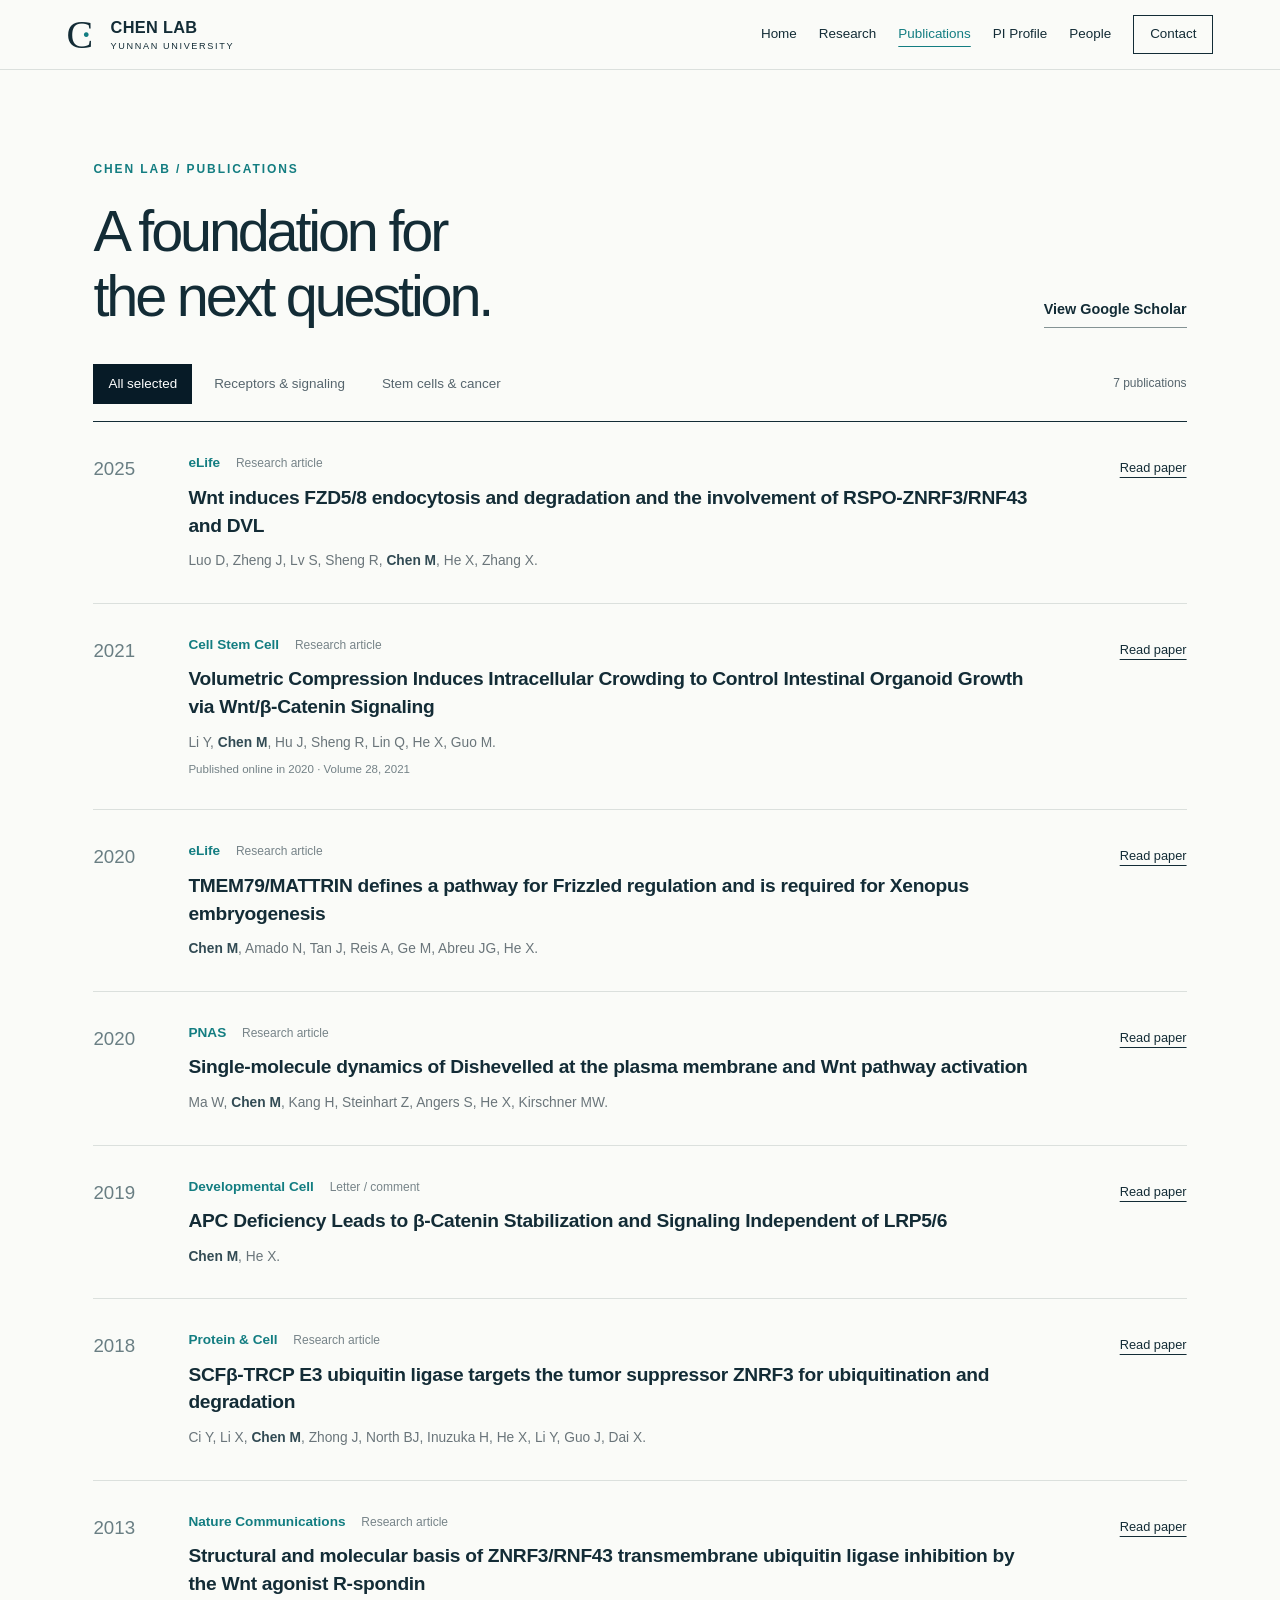
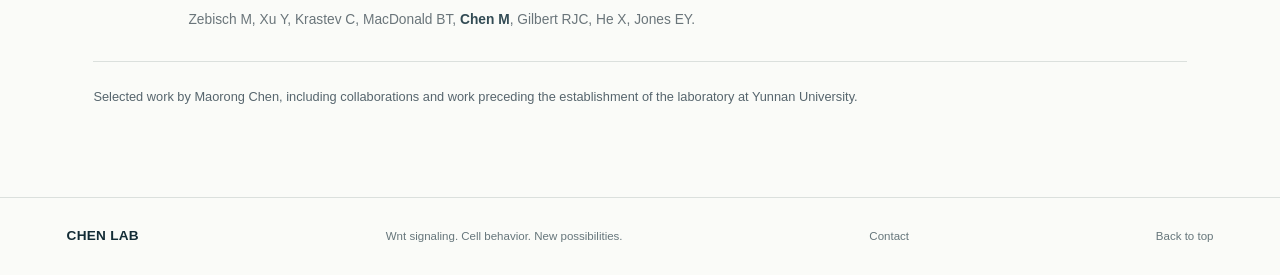
<file: Chen-Lab-Tailscale/publications.html>
<!doctype html>
<html lang="en"><head>
  <meta charset="utf-8"><meta name="viewport" content="width=device-width, initial-scale=1">
  <title>Publications — Chen Lab</title>
  <meta name="description" content="Selected publications by Maorong Chen and collaborators, with direct links to the published papers.">
  <meta name="theme-color" content="#071b27">
  <meta property="og:title" content="Publications — Chen Lab">
  <meta property="og:description" content="Selected publications by Maorong Chen and collaborators, with direct links to the published papers.">
  <link rel="icon" type="image/svg+xml" href="data:image/svg+xml,%3Csvg%20xmlns='http://www.w3.org/2000/svg'%20viewBox='0%200%2064%2064'%3E%3Crect%20width='64'%20height='64'%20rx='12'%20fill='%23071b27'/%3E%3Cpath%20d='M44%2018a20%2020%200%201%200%200%2028'%20fill='none'%20stroke='%23d3eb89'%20stroke-width='7'/%3E%3Ccircle%20cx='43'%20cy='32'%20r='5'%20fill='%234cbdc2'/%3E%3C/svg%3E">
  <link rel="stylesheet" href="style.css?v=portrait3"><script src="app.js" defer></script></head>
<body><a class="skip" href="#main">Skip to content</a><header class="site-header">
  <a class="brand" href="index.html" aria-label="Chen Lab home"><span class="brand-symbol" aria-hidden="true">C<span>·</span></span><span>CHEN LAB<small>YUNNAN UNIVERSITY</small></span></a>
  <button class="menu-button" aria-expanded="false" aria-controls="navigation">Menu <span aria-hidden="true">+</span></button>
  <nav id="navigation" aria-label="Main navigation"><a href="index.html">Home</a><a href="index.html#research">Research</a><a href="publications.html" aria-current="page">Publications</a><a href="pi.html">PI Profile</a><a href="people.html">People</a><a href="contact.html" class="nav-contact">Contact</a></nav></header>
<main id="main"><section class="publications section-pad" id="publications" aria-labelledby="publications-title">
  <div class="section-heading"><div><p class="eyebrow">CHEN LAB / PUBLICATIONS</p><h1 id="publications-title" class="page-title">A foundation for<br>the next question.</h1></div><a class="text-link" href="https://scholar.google.com/citations?user=Lu7onWYAAAAJ&amp;hl=en" target="_blank" rel="noopener noreferrer">View Google Scholar</a></div>
  <div class="publication-controls"><div class="filters" role="group" aria-label="Filter publications by topic"><button class="filter active" data-filter="all" aria-pressed="true">All selected</button><button class="filter" data-filter="receptors" aria-pressed="false">Receptors &amp; signaling</button><button class="filter" data-filter="stem" aria-pressed="false">Stem cells &amp; cancer</button></div><p class="pub-count" aria-live="polite">7 publications</p></div>
  <div class="publication-list">
    <article class="publication" data-topic="receptors"><div class="pub-year">2025</div><div class="pub-content"><p class="journal">eLife <span>Research article</span></p><h3><a href="https://doi.org/10.7554/eLife.103996" target="_blank" rel="noopener noreferrer">Wnt induces FZD5/8 endocytosis and degradation and the involvement of RSPO-ZNRF3/RNF43 and DVL</a></h3><p class="authors">Luo D, Zheng J, Lv S, Sheng R, <strong>Chen M</strong>, He X, Zhang X.</p></div><a class="paper-link" href="https://doi.org/10.7554/eLife.103996" target="_blank" rel="noopener noreferrer" aria-label="Read 2025 eLife paper">Read paper</a></article>
    <article class="publication" data-topic="stem"><div class="pub-year">2021</div><div class="pub-content"><p class="journal">Cell Stem Cell <span>Research article</span></p><h3><a href="https://doi.org/10.1016/j.stem.2020.09.012" target="_blank" rel="noopener noreferrer">Volumetric Compression Induces Intracellular Crowding to Control Intestinal Organoid Growth via Wnt/β-Catenin Signaling</a></h3><p class="authors">Li Y, <strong>Chen M</strong>, Hu J, Sheng R, Lin Q, He X, Guo M.</p><p class="pub-note">Published online in 2020 · Volume 28, 2021</p></div><a class="paper-link" href="https://doi.org/10.1016/j.stem.2020.09.012" target="_blank" rel="noopener noreferrer" aria-label="Read Cell Stem Cell organoid study">Read paper</a></article>
    <article class="publication" data-topic="receptors"><div class="pub-year">2020</div><div class="pub-content"><p class="journal">eLife <span>Research article</span></p><h3><a href="https://doi.org/10.7554/eLife.56793" target="_blank" rel="noopener noreferrer">TMEM79/MATTRIN defines a pathway for Frizzled regulation and is required for Xenopus embryogenesis</a></h3><p class="authors"><strong>Chen M</strong>, Amado N, Tan J, Reis A, Ge M, Abreu JG, He X.</p></div><a class="paper-link" href="https://doi.org/10.7554/eLife.56793" target="_blank" rel="noopener noreferrer" aria-label="Read 2020 TMEM79 paper">Read paper</a></article>
    <article class="publication" data-topic="receptors"><div class="pub-year">2020</div><div class="pub-content"><p class="journal">PNAS <span>Research article</span></p><h3><a href="https://doi.org/10.1073/pnas.1910547117" target="_blank" rel="noopener noreferrer">Single-molecule dynamics of Dishevelled at the plasma membrane and Wnt pathway activation</a></h3><p class="authors">Ma W, <strong>Chen M</strong>, Kang H, Steinhart Z, Angers S, He X, Kirschner MW.</p></div><a class="paper-link" href="https://doi.org/10.1073/pnas.1910547117" target="_blank" rel="noopener noreferrer" aria-label="Read PNAS Dishevelled study">Read paper</a></article>
    <article class="publication" data-topic="stem receptors"><div class="pub-year">2019</div><div class="pub-content"><p class="journal">Developmental Cell <span>Letter / comment</span></p><h3><a href="https://doi.org/10.1016/j.devcel.2019.05.013" target="_blank" rel="noopener noreferrer">APC Deficiency Leads to β-Catenin Stabilization and Signaling Independent of LRP5/6</a></h3><p class="authors"><strong>Chen M</strong>, He X.</p></div><a class="paper-link" href="https://doi.org/10.1016/j.devcel.2019.05.013" target="_blank" rel="noopener noreferrer" aria-label="Read APC deficiency letter">Read paper</a></article>
    <article class="publication" data-topic="receptors"><div class="pub-year">2018</div><div class="pub-content"><p class="journal">Protein &amp; Cell <span>Research article</span></p><h3><a href="https://doi.org/10.1007/s13238-018-0510-2" target="_blank" rel="noopener noreferrer">SCFβ-TRCP E3 ubiquitin ligase targets the tumor suppressor ZNRF3 for ubiquitination and degradation</a></h3><p class="authors">Ci Y, Li X, <strong>Chen M</strong>, Zhong J, North BJ, Inuzuka H, He X, Li Y, Guo J, Dai X.</p></div><a class="paper-link" href="https://doi.org/10.1007/s13238-018-0510-2" target="_blank" rel="noopener noreferrer" aria-label="Read ZNRF3 ubiquitination study">Read paper</a></article>
    <article class="publication" data-topic="receptors"><div class="pub-year">2013</div><div class="pub-content"><p class="journal">Nature Communications <span>Research article</span></p><h3><a href="https://doi.org/10.1038/ncomms3787" target="_blank" rel="noopener noreferrer">Structural and molecular basis of ZNRF3/RNF43 transmembrane ubiquitin ligase inhibition by the Wnt agonist R-spondin</a></h3><p class="authors">Zebisch M, Xu Y, Krastev C, MacDonald BT, <strong>Chen M</strong>, Gilbert RJC, He X, Jones EY.</p></div><a class="paper-link" href="https://doi.org/10.1038/ncomms3787" target="_blank" rel="noopener noreferrer" aria-label="Read R-spondin structural study">Read paper</a></article>
  </div><p class="selected-note">Selected work by Maorong Chen, including collaborations and work preceding the establishment of the laboratory at Yunnan University.</p>
</section>
</main><footer><a class="footer-brand" href="index.html">CHEN LAB</a><p>Wnt signaling. Cell behavior. New possibilities.</p><a href="contact.html">Contact</a><a href="#main">Back to top</a></footer></body></html>
</file>
<file: style.css>
:root{--navy:#071b27;--ink:#132c36;--muted:#56656d;--lime:#d3eb89;--teal:#137d81;--paper:#fafbf8;--line:#dbe0dd;--font:'DM Sans',Arial,sans-serif;--display:'Manrope',Arial,sans-serif}*{box-sizing:border-box}html{scroll-behavior:smooth;scroll-padding-top:110px}body{margin:0;background:var(--paper);color:var(--ink);font-family:var(--font);font-size:16px;line-height:1.65}a{color:inherit;text-decoration:none}button{font:inherit}a,button,summary{-webkit-tap-highlight-color:transparent}a:focus-visible,button:focus-visible,summary:focus-visible{outline:3px solid var(--teal);outline-offset:6px}::selection{background:var(--lime);color:var(--navy)}h1,h2,h3,p{margin:0}h1,h2,h3{font-family:var(--display);font-weight:500}h2{font-size:clamp(2.25rem,3.4vw,3.5rem);line-height:1.18;letter-spacing:-.055em}h3{font-size:1.6rem;line-height:1.3;letter-spacing:-.035em}.skip{position:fixed;left:20px;top:-100px;padding:10px 20px;background:var(--lime);z-index:99}.skip:focus{top:10px}.site-header{height:100px;padding:0 5.2%;display:flex;align-items:center;justify-content:space-between;background:var(--paper);position:sticky;top:0;z-index:20;border-bottom:1px solid var(--line)}.brand{display:flex;gap:13px;align-items:center;font-family:var(--display);font-weight:800;font-size:1.2rem;letter-spacing:.02em;line-height:1.4}.brand small{display:block;font-family:var(--font);font-size:.66rem;letter-spacing:.18em;font-weight:500;margin-top:3px}.brand-symbol{font-family:Georgia,serif;font-weight:400;font-size:3.25rem;line-height:1;position:relative;letter-spacing:-.2em;width:43px}.brand-symbol span{color:var(--teal);position:relative;left:-4px}nav{display:flex;align-items:center;gap:32px;font-size:.9rem}nav a:hover{color:var(--teal)}.nav-contact{border:1px solid var(--ink);padding:10px 20px}.menu-button{display:none}.hero{position:relative;background:#03111f;color:white;min-height:670px;overflow:hidden;padding:73px 5.2% 88px;isolation:isolate}.hero-image{position:absolute;width:76%;height:100%;object-fit:cover;object-position:center;right:0;top:0;z-index:-2}.hero:after{content:'';position:absolute;inset:0;z-index:-1;background:linear-gradient(90deg,#041521 4%,rgba(4,21,33,.97) 27%,rgba(4,21,33,.7) 42%,rgba(4,21,33,.03) 72%)}.eyebrow{font-size:.75rem;letter-spacing:.16em;font-weight:650;line-height:1.6;color:var(--teal)}.eyebrow.light{color:#bfd3d7}.hero .eyebrow{font-size:.7rem;letter-spacing:.19em}.hero h1{font-size:clamp(3.8rem,5.8vw,6.1rem);letter-spacing:-.055em;line-height:1.035;margin:28px 0 27px}.hero h1 em,.contact h2 em{font-family:Georgia,serif;font-weight:400;color:var(--lime)}.hero-description{max-width:440px;color:#c4d3d9;font-size:1.03rem;line-height:1.75}.hero-actions{display:flex;align-items:center;gap:25px;margin-top:33px}.button{display:inline-flex;justify-content:center;align-items:center;font-size:.88rem;font-weight:600;min-height:49px;padding:13px 23px;transition:background .2s,color .2s}.button.lime{background:var(--lime);color:var(--navy)}.button.lime:hover{background:#e3f6b5}.text-link{font-size:.9rem;font-weight:550;border-bottom:1px solid #849394;padding-bottom:5px}.text-link:hover{color:var(--teal);border-color:var(--teal)}.text-link.light{color:#e7eeee;border-color:#6e828d}.hero-bottom{position:absolute;bottom:24px;left:5.2%;right:5.2%;display:flex;justify-content:space-between;gap:20px;font-size:.67rem;letter-spacing:.13em;color:#b6cbd3}.divider{margin:0 15px;color:#6d8796}.hero-bottom .art-caption{font-size:.69rem;letter-spacing:.01em;color:#adbfca}.section-pad{padding:90px 7.3%}.intro{display:grid;grid-template-columns:1fr 3fr;gap:40px;border-bottom:1px solid var(--line);padding-top:69px;padding-bottom:72px}.intro .eyebrow{padding-top:8px}.intro h2{font-size:clamp(1.7rem,2.6vw,2.7rem);letter-spacing:-.045em}.intro p:not(.eyebrow){color:var(--muted);max-width:760px;margin-top:23px;line-height:1.85}.section-heading{display:flex;align-items:end;justify-content:space-between;gap:30px;margin-bottom:42px}.section-heading .eyebrow{margin-bottom:20px}.section-heading>p{color:var(--muted);padding-bottom:5px}.research{background:#f0f3ee}.research-grid{display:grid;grid-template-columns:repeat(3,minmax(0,1fr));border-top:1px solid #c7cfca;border-bottom:1px solid #c7cfca}.research-card{padding:28px 28px 30px 0;display:flex;flex-direction:column;min-width:0}.research-card+.research-card{padding-left:28px;border-left:1px solid #c7cfca}.research-card:last-child{padding-right:0}.index{font-size:.95rem;color:#697c75;font-family:var(--display);margin-bottom:42px}.topic-label{font-size:.7rem;letter-spacing:.12em;color:var(--teal);font-weight:600;margin-bottom:17px}.research-card h3{margin-bottom:18px;font-size:clamp(1.35rem,2vw,1.85rem)}.research-card>p{color:var(--muted);font-size:.98rem;line-height:1.75;margin-bottom:22px}.research-card details{margin-top:auto}.research-card summary{display:flex;justify-content:space-between;gap:10px;cursor:pointer;font-size:.87rem;padding:12px 0;border-top:1px solid #ccd5cf;list-style:none}.research-card summary::-webkit-details-marker{display:none}.research-card summary span{font-size:1.15rem;line-height:1.3}.research-card details[open] summary span{transform:rotate(45deg)}.detail-content{font-size:.91rem;color:var(--muted);padding-bottom:18px}.detail-content a{display:block;color:var(--teal);text-decoration:underline;margin-top:14px}.tags{display:flex;flex-wrap:wrap;gap:7px;margin-top:25px}.tags span{font-size:.7rem;border:1px solid #cbd6cd;padding:3px 8px;color:#476257}.accent-card .topic-label{color:#526d17}.approach{margin-top:34px;display:flex;gap:40px;align-items:baseline}.approach>p:last-child{font-size:.87rem;color:var(--muted);line-height:1.9}.approach span{margin:0 13px;color:#9aa69e}.publications .section-heading{margin-bottom:36px}.publication-controls{display:flex;justify-content:space-between;align-items:center;gap:20px;padding-bottom:17px;border-bottom:1px solid var(--ink)}.filters{display:flex;gap:7px;flex-wrap:wrap}.filter{border:1px solid transparent;background:transparent;color:var(--muted);font-size:.84rem;cursor:pointer;padding:8px 14px}.filter.active{background:var(--navy);color:#fff}.filter:not(.active):hover{background:#e9eeea}.pub-count{font-size:.75rem;color:var(--muted);white-space:nowrap}.publication{display:grid;grid-template-columns:70px minmax(0,1fr) 95px;gap:25px;padding:30px 0;border-bottom:1px solid var(--line);align-items:start}.publication[hidden]{display:none}.pub-year{font-family:var(--display);font-size:1.17rem;line-height:1.4;padding-top:4px;color:#697e83}.journal{color:var(--teal);font-size:.85rem;font-weight:600;margin-bottom:9px}.journal span{color:#778489;font-weight:400;font-size:.75rem;margin-left:12px}.publication h3{font-size:1.2rem;font-weight:550;letter-spacing:-.015em;line-height:1.45;max-width:850px}.publication h3 a:hover{color:var(--teal)}.authors{font-size:.86rem;color:#6a757a;margin-top:10px;line-height:1.7}.authors strong{color:#324b54;font-weight:550}.pub-note{font-size:.72rem;color:#738186;margin-top:6px}.paper-link{font-size:.8rem;text-align:right;text-decoration:underline;text-underline-offset:5px;margin-top:5px}.paper-link:hover{color:var(--teal)}.selected-note{font-size:.8rem;color:var(--muted);margin-top:24px;max-width:770px}.people{background:#e9eee9;display:grid;grid-template-columns:1fr 1.8fr;gap:90px}.pi-monogram{font-family:Georgia,serif;font-size:8.3rem;line-height:1.1;letter-spacing:-.1em;color:#2d565b;margin-top:65px}.pi-monogram span{display:block;font-family:var(--font);letter-spacing:.65em;font-size:1rem;padding-left:10px;margin-top:15px;color:#6c8580}.pi-content h2{margin-top:18px;font-size:3rem}.pi-content h2 span{font-size:1.3rem;font-family:var(--font);letter-spacing:.1em;margin-left:25px;font-weight:400;color:#5a746f}.pi-lead{font-size:1.2rem;color:#2a4c50;margin:22px 0}.pi-content>p:not(.eyebrow):not(.pi-lead){color:var(--muted);margin-top:16px;max-width:630px}.profile-links{display:flex;gap:28px;margin-top:28px}.contact{background:var(--navy);color:#f5f8f5;display:grid;grid-template-columns:1.7fr 1fr;gap:70px}.contact h2{margin:20px 0 25px;font-size:clamp(2.4rem,3.5vw,3.7rem);letter-spacing:-.035em}.contact>div>p:not(.eyebrow){max-width:490px;color:#b7c8cd}.contact-email{display:inline-block;font-size:clamp(1.2rem,2.1vw,2rem);margin-top:26px;border-bottom:1px solid #799098;padding-bottom:5px;overflow-wrap:anywhere}.contact-email:hover{color:var(--lime)}.address{border-left:1px solid #3c505a;padding-left:65px}.address p:not(.eyebrow){margin-top:22px}.outline{border:1px solid #82969d;color:#edf3f5;margin-top:25px}.outline:hover{background:#183441}footer{padding:27px 5.2%;display:flex;gap:30px;justify-content:space-between;align-items:center;font-size:.72rem;color:#66767b;border-top:1px solid var(--line)}.footer-brand{font-family:var(--display);font-size:.85rem;font-weight:750;color:var(--ink);letter-spacing:.02em}footer a:hover{text-decoration:underline}@media(min-width:1700px){.site-header,.hero,.section-pad,footer{padding-left:max(7%,calc((100vw - 1460px)/2));padding-right:max(7%,calc((100vw - 1460px)/2))}.hero-bottom{left:max(7%,calc((100vw - 1460px)/2));right:max(7%,calc((100vw - 1460px)/2))}}@media(max-width:1000px){nav{gap:19px}.site-header{padding:0 4%;height:88px}.hero{padding-left:6%;min-height:650px}.hero-image{width:85%;opacity:.85}.hero h1{font-size:4.6rem}.section-pad{padding:70px 6%}.intro{grid-template-columns:1fr;gap:23px}.research-card{padding-right:20px}.research-card+.research-card{padding-left:20px}.research-card h3{font-size:1.45rem}.approach{display:block}.approach>p:last-child{margin-top:10px}.people{gap:40px;grid-template-columns:1fr 2fr}.pi-monogram{font-size:6.5rem}.address{padding-left:35px}.contact{gap:35px}footer{flex-wrap:wrap;gap:14px 30px}}@media(max-width:720px){html{scroll-padding-top:90px}.site-header{height:80px;padding:0 6%}.brand{font-size:1.03rem}.brand small{font-size:.6rem}.brand-symbol{font-size:2.8rem;width:37px}.menu-button{display:flex;gap:15px;background:none;border:0;padding:10px 0 10px 15px;color:var(--ink);align-items:center;font-size:.9rem}.menu-button span{font-size:1.5rem}nav{display:none;position:absolute;top:80px;left:0;right:0;background:var(--paper);padding:20px 6% 26px;box-shadow:0 12px 15px #071b2715;align-items:stretch}nav.open{display:flex;flex-direction:column;gap:15px}nav a{padding:8px 0}.nav-contact{padding:10px 15px!important;text-align:center}.hero{min-height:715px;padding:51px 6% 99px}.hero-image{width:100%;object-position:63% center;opacity:.58}.hero:after{background:linear-gradient(90deg,rgba(4,21,33,.94),rgba(4,21,33,.56) 65%,rgba(4,21,33,.17))}.hero .eyebrow{font-size:.65rem;letter-spacing:.14em;max-width:290px}.hero h1{font-size:clamp(3.5rem,12vw,5rem);margin-top:31px}.hero-description{font-size:1rem;max-width:355px}.hero-actions{gap:22px;align-items:start;flex-direction:column;margin-top:27px}.hero-bottom{left:6%;right:6%;flex-direction:column;gap:7px;font-size:.58rem}.divider{margin:0 7px}.hero-bottom .art-caption{font-size:.63rem}.section-pad{padding:54px 6%}.intro h2{font-size:1.8rem;line-height:1.35}.desktop-break{display:none}.section-heading{align-items:start;flex-direction:column;gap:24px;margin-bottom:30px}.section-heading h2{font-size:2.5rem}.section-heading .eyebrow{margin-bottom:15px}.section-heading>p{font-size:.94rem}.research-grid{grid-template-columns:1fr}.research-card,.research-card+.research-card{border-left:0;padding:26px 0 30px}.research-card+.research-card{border-top:1px solid #c7cfca}.index{margin-bottom:22px}.research-card h3{font-size:1.8rem}.research-card>p{max-width:540px}.research-card h3 br{display:none}.tags{margin-top:14px}.approach span{margin:0 6px}.publication-controls{align-items:start;flex-direction:column;gap:12px}.filters{gap:3px}.filter{font-size:.76rem;padding:8px 9px}.publication{grid-template-columns:44px minmax(0,1fr);gap:15px;padding:26px 0}.pub-year{font-size:.95rem}.publication h3{font-size:1.1rem}.paper-link{grid-column:2;text-align:left;margin-top:0;justify-self:start}.journal span{display:block;margin-left:0;margin-top:2px}.authors{font-size:.8rem}.people{grid-template-columns:1fr;gap:30px}.pi-monogram{display:none}.pi-content h2{font-size:2.4rem}.pi-content h2 span{font-size:1rem;margin-left:14px}.pi-content>.eyebrow{font-size:.67rem}.contact{grid-template-columns:1fr;gap:40px}.contact h2{font-size:2.5rem}.contact-email{font-size:1.6rem}.address{border-left:0;border-top:1px solid #3c505a;padding-left:0;padding-top:30px}footer{display:grid;grid-template-columns:1fr;gap:12px;padding:27px 6%}footer p{order:2}}@media(prefers-reduced-motion:reduce){html{scroll-behavior:auto}*{transition:none!important}}

/* People page */
nav a[aria-current="page"]{color:var(--teal);text-decoration:underline;text-underline-offset:8px}.people-hero{background:var(--navy);color:var(--paper);padding-top:62px;padding-bottom:48px}.people-hero h1{font-size:clamp(3.2rem,6vw,6rem);line-height:1.08;letter-spacing:-.055em;margin:28px 0 32px}.people-hero h1 em{color:var(--lime);font-family:Georgia,serif;font-weight:400}.people-hero-bottom{display:flex;justify-content:space-between;align-items:end;border-top:1px solid #354952;padding-top:25px;gap:25px}.people-hero-bottom p{color:#bfd0d5;line-height:1.7}.member-section .section-heading h2{font-size:2.5rem}.member-affiliation{color:var(--muted);font-size:.85rem}.member-profile{display:grid;grid-template-columns:minmax(220px,.8fr) minmax(0,1.8fr);gap:65px;padding-top:12px}.member-identity{background:#183d43;color:var(--lime);min-height:370px;padding:46px 32px;display:flex;flex-direction:column;justify-content:center;align-items:center}.member-initials{font-family:Georgia,serif;font-size:7.7rem;line-height:1.1;letter-spacing:-.09em;padding-right:.09em}.member-identity>p{font-size:1.12rem;letter-spacing:.4em;padding-left:.4em;margin-top:20px;color:#c7dbd0}.identity-caption{font-size:.7rem;line-height:1.9;letter-spacing:.13em;text-align:center;margin-top:45px;color:#a9c3bc}.member-biography{padding:10px 0}.member-biography h2{font-size:2.5rem;margin:16px 0 22px}.member-biography h2 span{font-family:var(--font);font-size:1.05rem;letter-spacing:.15em;color:var(--muted);white-space:nowrap;margin-left:14px}.member-intro{font-size:1.18rem;line-height:1.65;color:#244b51;margin-bottom:20px}.member-biography>p:not(.eyebrow):not(.member-intro){color:var(--muted);margin-top:15px}.member-topics{display:flex;flex-wrap:wrap;gap:8px;margin-top:26px}.member-topics span{font-size:.78rem;background:#eaf0e8;color:#3c5b50;padding:5px 11px}.member-links{display:flex;flex-wrap:wrap;gap:12px 24px;margin-top:26px;font-size:.9rem}.member-links a{text-decoration:underline;text-underline-offset:5px;overflow-wrap:anywhere}.member-links a:hover{color:var(--teal)}.team-directory{background:#edf1ec;display:grid;grid-template-columns:1fr 3fr;gap:45px;padding-top:52px;padding-bottom:52px;border-top:1px solid var(--line);border-bottom:1px solid var(--line)}.team-directory h2{font-size:2.2rem}.team-directory p:not(.eyebrow){color:var(--muted);margin-top:18px}.people-contact{display:flex;align-items:center;justify-content:space-between;gap:35px}.people-contact h2{font-size:2.5rem;margin-top:16px}.people-contact p:not(.eyebrow){margin-top:18px;color:var(--muted)}.people-contact .button{flex-shrink:0}@media(max-width:1000px){.member-profile{gap:35px}.member-biography h2 span{display:block;margin:12px 0 0}.member-identity{min-height:320px;padding:35px 20px}.member-initials{font-size:6.5rem}}@media(max-width:720px){.people-hero{padding-top:45px}.people-hero h1{font-size:3.6rem}.people-hero-bottom{align-items:start;flex-direction:column}.member-profile{grid-template-columns:1fr;gap:30px}.member-identity{min-height:270px;max-width:420px;width:100%;align-items:start;padding:32px}.member-initials{font-size:5rem}.member-identity>p{font-size:.95rem}.identity-caption{text-align:left;margin-top:25px}.member-biography h2{font-size:2.2rem}.member-biography h2 span{display:inline;margin-left:10px;font-size:.9rem}.team-directory{grid-template-columns:1fr;gap:20px}.people-contact{align-items:start;flex-direction:column}.people-contact h2{font-size:2.2rem}.member-section .section-heading h2{font-size:2.2rem}}

main[hidden]{display:none!important}
/* Shared multipage layout */
nav{gap:22px}.page-title{font-size:clamp(2.7rem,4.5vw,4.6rem);line-height:1.12;letter-spacing:-.055em}
.contact h1{font-size:clamp(2.7rem,4.5vw,4.6rem);line-height:1.12;letter-spacing:-.045em;margin:20px 0 25px}
.contact h1 em{font-family:Georgia,serif;font-weight:400;color:var(--lime)}
.contact-page{min-height:calc(100vh - 190px);align-items:center}
.page-intro{max-width:650px;color:var(--muted);margin-top:23px}.page-links{display:grid;grid-template-columns:repeat(3,1fr);gap:24px;margin-top:35px}
.page-link-card{padding:28px;border:1px solid var(--line);display:flex;flex-direction:column;gap:18px;background:white}
.page-link-card:hover{border-color:var(--teal)}.page-link-card h3{font-size:1.65rem}.page-link-card p{color:var(--muted);font-size:.95rem}.page-link-card .text-link{align-self:start;margin-top:auto}
.member-links .button{text-decoration:none}.member-profile.compact{padding-top:0}.compact .member-identity{min-height:280px}.profile-links{flex-wrap:wrap}
@media(min-width:721px) and (max-width:1050px){.site-header{height:auto;min-height:100px;flex-wrap:wrap;gap:14px;padding-top:16px;padding-bottom:16px}nav{gap:18px;flex-wrap:wrap}.brand{font-size:1rem}}
@media(max-width:720px){.page-links{grid-template-columns:1fr}.contact-page{min-height:0}.page-title{font-size:2.5rem}.contact h1{font-size:2.5rem}}

/* Compact header and introductory banners */
html{scroll-padding-top:84px}
.site-header{height:70px;min-height:0;padding-top:0;padding-bottom:0}
.brand{font-size:1.02rem;gap:10px}.brand small{font-size:.57rem;margin-top:1px}.brand-symbol{font-size:2.5rem;width:34px}
nav{font-size:.84rem;gap:22px}.nav-contact{padding:7px 16px}
.hero{min-height:410px;padding:32px 5.2% 60px}
.hero-image{width:65%;object-position:center}
.hero h1{font-size:clamp(2.6rem,4.1vw,3.5rem);line-height:1.08;max-width:690px;margin:18px 0 16px}
.hero-description{max-width:530px;font-size:.95rem;line-height:1.65}
.hero-actions{margin-top:20px;gap:24px}.hero .button{min-height:42px;padding:10px 18px;font-size:.83rem}
.hero-bottom{bottom:18px}.hero .text-link{font-size:.84rem}
.intro{padding-top:46px;padding-bottom:48px}
.people-hero{padding-top:36px;padding-bottom:30px}
.people-hero h1{font-size:clamp(2.7rem,4vw,3.8rem);margin:18px 0 22px}
.people-hero-bottom{padding-top:18px}
@media(min-width:721px) and (max-width:1050px){
 .site-header{height:auto;min-height:70px;padding-top:10px;padding-bottom:10px;gap:9px}
 nav{gap:16px}.hero{padding-left:6%;min-height:390px}.hero h1{font-size:3rem;max-width:610px}
}
@media(max-width:720px){
 html{scroll-padding-top:78px}.site-header{height:64px;min-height:0;padding:0 6%;flex-wrap:nowrap}
 .brand{font-size:.94rem}.brand small{font-size:.54rem}.brand-symbol{font-size:2.3rem;width:31px}
 nav{top:64px}.hero{min-height:0;padding:28px 6% 70px}
 .hero-image{width:100%;opacity:.4}.hero h1{font-size:clamp(2.1rem,7.8vw,2.8rem);margin:16px 0 14px}
 .hero-description{font-size:.91rem;max-width:420px;line-height:1.6}
 .hero-actions{flex-direction:row;flex-wrap:wrap;align-items:center;gap:13px 20px;margin-top:18px}
 .hero-bottom{bottom:15px}.hero-bottom .art-caption{font-size:.59rem}
 .intro{padding-top:35px;padding-bottom:36px}
 .people-hero{padding-top:30px;padding-bottom:25px}.people-hero h1{font-size:2.6rem;margin:17px 0 20px}
}

/* PI photograph */
.pi-portrait-card{margin:0;max-width:360px;width:100%;align-self:start;background:#e9eee9}
.pi-portrait{display:block;width:100%;height:auto}
.pi-portrait-card figcaption{padding:17px 20px;font-size:1rem;color:var(--ink)}
.pi-portrait-card figcaption span{margin-left:10px;font-size:.9rem}
.pi-portrait-card figcaption small{display:block;margin-top:5px;font-size:.65rem;letter-spacing:.14em;color:var(--muted)}

/* People page photograph */
.lab-photo-section{padding-top:38px;padding-bottom:38px}
.lab-photo{width:100%;max-width:580px;margin:0 auto}
.lab-photo img{display:block;width:100%;height:auto}
.lab-photo figcaption{padding-top:12px;font-size:.82rem;color:var(--muted);text-align:center}
@media(max-width:720px){.lab-photo-section{padding-top:28px;padding-bottom:28px}}


/* Useful research links */
.links-intro{color:#bfd0d5;font-size:.98rem}
.resource-grid{display:grid;grid-template-columns:repeat(2,minmax(0,1fr));gap:42px 64px;padding-top:42px;padding-bottom:54px}
.resource-group{min-width:0;border-top:2px solid var(--teal);padding-top:20px}
.resource-group h2{font-size:1.5rem;letter-spacing:-.025em;line-height:1.3;margin-bottom:18px}
.resource-list{list-style:none;padding:0;margin:0}
.resource-list li{border-bottom:1px solid var(--line)}
.resource-list a{display:flex;justify-content:space-between;align-items:baseline;gap:20px;padding:13px 0;font-size:.95rem;line-height:1.5;overflow-wrap:anywhere;color:var(--ink)}
.resource-list a span{flex-shrink:0;color:var(--teal)}
.resource-list a:hover{color:var(--teal);text-decoration:underline;text-underline-offset:4px}
.resource-list a:focus-visible{outline:2px solid var(--teal);outline-offset:4px}
@media(max-width:720px){.resource-grid{grid-template-columns:1fr;gap:32px;padding-top:30px;padding-bottom:38px}.resource-group h2{font-size:1.4rem}}
</file>
<file: Chen-Lab-Tailscale/style.css>
:root{--navy:#071b27;--ink:#132c36;--muted:#56656d;--lime:#d3eb89;--teal:#137d81;--paper:#fafbf8;--line:#dbe0dd;--font:'DM Sans',Arial,sans-serif;--display:'Manrope',Arial,sans-serif}*{box-sizing:border-box}html{scroll-behavior:smooth;scroll-padding-top:110px}body{margin:0;background:var(--paper);color:var(--ink);font-family:var(--font);font-size:16px;line-height:1.65}a{color:inherit;text-decoration:none}button{font:inherit}a,button,summary{-webkit-tap-highlight-color:transparent}a:focus-visible,button:focus-visible,summary:focus-visible{outline:3px solid var(--teal);outline-offset:6px}::selection{background:var(--lime);color:var(--navy)}h1,h2,h3,p{margin:0}h1,h2,h3{font-family:var(--display);font-weight:500}h2{font-size:clamp(2.25rem,3.4vw,3.5rem);line-height:1.18;letter-spacing:-.055em}h3{font-size:1.6rem;line-height:1.3;letter-spacing:-.035em}.skip{position:fixed;left:20px;top:-100px;padding:10px 20px;background:var(--lime);z-index:99}.skip:focus{top:10px}.site-header{height:100px;padding:0 5.2%;display:flex;align-items:center;justify-content:space-between;background:var(--paper);position:sticky;top:0;z-index:20;border-bottom:1px solid var(--line)}.brand{display:flex;gap:13px;align-items:center;font-family:var(--display);font-weight:800;font-size:1.2rem;letter-spacing:.02em;line-height:1.4}.brand small{display:block;font-family:var(--font);font-size:.66rem;letter-spacing:.18em;font-weight:500;margin-top:3px}.brand-symbol{font-family:Georgia,serif;font-weight:400;font-size:3.25rem;line-height:1;position:relative;letter-spacing:-.2em;width:43px}.brand-symbol span{color:var(--teal);position:relative;left:-4px}nav{display:flex;align-items:center;gap:32px;font-size:.9rem}nav a:hover{color:var(--teal)}.nav-contact{border:1px solid var(--ink);padding:10px 20px}.menu-button{display:none}.hero{position:relative;background:#03111f;color:white;min-height:670px;overflow:hidden;padding:73px 5.2% 88px;isolation:isolate}.hero-image{position:absolute;width:76%;height:100%;object-fit:cover;object-position:center;right:0;top:0;z-index:-2}.hero:after{content:'';position:absolute;inset:0;z-index:-1;background:linear-gradient(90deg,#041521 4%,rgba(4,21,33,.97) 27%,rgba(4,21,33,.7) 42%,rgba(4,21,33,.03) 72%)}.eyebrow{font-size:.75rem;letter-spacing:.16em;font-weight:650;line-height:1.6;color:var(--teal)}.eyebrow.light{color:#bfd3d7}.hero .eyebrow{font-size:.7rem;letter-spacing:.19em}.hero h1{font-size:clamp(3.8rem,5.8vw,6.1rem);letter-spacing:-.055em;line-height:1.035;margin:28px 0 27px}.hero h1 em,.contact h2 em{font-family:Georgia,serif;font-weight:400;color:var(--lime)}.hero-description{max-width:440px;color:#c4d3d9;font-size:1.03rem;line-height:1.75}.hero-actions{display:flex;align-items:center;gap:25px;margin-top:33px}.button{display:inline-flex;justify-content:center;align-items:center;font-size:.88rem;font-weight:600;min-height:49px;padding:13px 23px;transition:background .2s,color .2s}.button.lime{background:var(--lime);color:var(--navy)}.button.lime:hover{background:#e3f6b5}.text-link{font-size:.9rem;font-weight:550;border-bottom:1px solid #849394;padding-bottom:5px}.text-link:hover{color:var(--teal);border-color:var(--teal)}.text-link.light{color:#e7eeee;border-color:#6e828d}.hero-bottom{position:absolute;bottom:24px;left:5.2%;right:5.2%;display:flex;justify-content:space-between;gap:20px;font-size:.67rem;letter-spacing:.13em;color:#b6cbd3}.divider{margin:0 15px;color:#6d8796}.hero-bottom .art-caption{font-size:.69rem;letter-spacing:.01em;color:#adbfca}.section-pad{padding:90px 7.3%}.intro{display:grid;grid-template-columns:1fr 3fr;gap:40px;border-bottom:1px solid var(--line);padding-top:69px;padding-bottom:72px}.intro .eyebrow{padding-top:8px}.intro h2{font-size:clamp(1.7rem,2.6vw,2.7rem);letter-spacing:-.045em}.intro p:not(.eyebrow){color:var(--muted);max-width:760px;margin-top:23px;line-height:1.85}.section-heading{display:flex;align-items:end;justify-content:space-between;gap:30px;margin-bottom:42px}.section-heading .eyebrow{margin-bottom:20px}.section-heading>p{color:var(--muted);padding-bottom:5px}.research{background:#f0f3ee}.research-grid{display:grid;grid-template-columns:repeat(3,minmax(0,1fr));border-top:1px solid #c7cfca;border-bottom:1px solid #c7cfca}.research-card{padding:28px 28px 30px 0;display:flex;flex-direction:column;min-width:0}.research-card+.research-card{padding-left:28px;border-left:1px solid #c7cfca}.research-card:last-child{padding-right:0}.index{font-size:.95rem;color:#697c75;font-family:var(--display);margin-bottom:42px}.topic-label{font-size:.7rem;letter-spacing:.12em;color:var(--teal);font-weight:600;margin-bottom:17px}.research-card h3{margin-bottom:18px;font-size:clamp(1.35rem,2vw,1.85rem)}.research-card>p{color:var(--muted);font-size:.98rem;line-height:1.75;margin-bottom:22px}.research-card details{margin-top:auto}.research-card summary{display:flex;justify-content:space-between;gap:10px;cursor:pointer;font-size:.87rem;padding:12px 0;border-top:1px solid #ccd5cf;list-style:none}.research-card summary::-webkit-details-marker{display:none}.research-card summary span{font-size:1.15rem;line-height:1.3}.research-card details[open] summary span{transform:rotate(45deg)}.detail-content{font-size:.91rem;color:var(--muted);padding-bottom:18px}.detail-content a{display:block;color:var(--teal);text-decoration:underline;margin-top:14px}.tags{display:flex;flex-wrap:wrap;gap:7px;margin-top:25px}.tags span{font-size:.7rem;border:1px solid #cbd6cd;padding:3px 8px;color:#476257}.accent-card .topic-label{color:#526d17}.approach{margin-top:34px;display:flex;gap:40px;align-items:baseline}.approach>p:last-child{font-size:.87rem;color:var(--muted);line-height:1.9}.approach span{margin:0 13px;color:#9aa69e}.publications .section-heading{margin-bottom:36px}.publication-controls{display:flex;justify-content:space-between;align-items:center;gap:20px;padding-bottom:17px;border-bottom:1px solid var(--ink)}.filters{display:flex;gap:7px;flex-wrap:wrap}.filter{border:1px solid transparent;background:transparent;color:var(--muted);font-size:.84rem;cursor:pointer;padding:8px 14px}.filter.active{background:var(--navy);color:#fff}.filter:not(.active):hover{background:#e9eeea}.pub-count{font-size:.75rem;color:var(--muted);white-space:nowrap}.publication{display:grid;grid-template-columns:70px minmax(0,1fr) 95px;gap:25px;padding:30px 0;border-bottom:1px solid var(--line);align-items:start}.publication[hidden]{display:none}.pub-year{font-family:var(--display);font-size:1.17rem;line-height:1.4;padding-top:4px;color:#697e83}.journal{color:var(--teal);font-size:.85rem;font-weight:600;margin-bottom:9px}.journal span{color:#778489;font-weight:400;font-size:.75rem;margin-left:12px}.publication h3{font-size:1.2rem;font-weight:550;letter-spacing:-.015em;line-height:1.45;max-width:850px}.publication h3 a:hover{color:var(--teal)}.authors{font-size:.86rem;color:#6a757a;margin-top:10px;line-height:1.7}.authors strong{color:#324b54;font-weight:550}.pub-note{font-size:.72rem;color:#738186;margin-top:6px}.paper-link{font-size:.8rem;text-align:right;text-decoration:underline;text-underline-offset:5px;margin-top:5px}.paper-link:hover{color:var(--teal)}.selected-note{font-size:.8rem;color:var(--muted);margin-top:24px;max-width:770px}.people{background:#e9eee9;display:grid;grid-template-columns:1fr 1.8fr;gap:90px}.pi-monogram{font-family:Georgia,serif;font-size:8.3rem;line-height:1.1;letter-spacing:-.1em;color:#2d565b;margin-top:65px}.pi-monogram span{display:block;font-family:var(--font);letter-spacing:.65em;font-size:1rem;padding-left:10px;margin-top:15px;color:#6c8580}.pi-content h2{margin-top:18px;font-size:3rem}.pi-content h2 span{font-size:1.3rem;font-family:var(--font);letter-spacing:.1em;margin-left:25px;font-weight:400;color:#5a746f}.pi-lead{font-size:1.2rem;color:#2a4c50;margin:22px 0}.pi-content>p:not(.eyebrow):not(.pi-lead){color:var(--muted);margin-top:16px;max-width:630px}.profile-links{display:flex;gap:28px;margin-top:28px}.contact{background:var(--navy);color:#f5f8f5;display:grid;grid-template-columns:1.7fr 1fr;gap:70px}.contact h2{margin:20px 0 25px;font-size:clamp(2.4rem,3.5vw,3.7rem);letter-spacing:-.035em}.contact>div>p:not(.eyebrow){max-width:490px;color:#b7c8cd}.contact-email{display:inline-block;font-size:clamp(1.2rem,2.1vw,2rem);margin-top:26px;border-bottom:1px solid #799098;padding-bottom:5px;overflow-wrap:anywhere}.contact-email:hover{color:var(--lime)}.address{border-left:1px solid #3c505a;padding-left:65px}.address p:not(.eyebrow){margin-top:22px}.outline{border:1px solid #82969d;color:#edf3f5;margin-top:25px}.outline:hover{background:#183441}footer{padding:27px 5.2%;display:flex;gap:30px;justify-content:space-between;align-items:center;font-size:.72rem;color:#66767b;border-top:1px solid var(--line)}.footer-brand{font-family:var(--display);font-size:.85rem;font-weight:750;color:var(--ink);letter-spacing:.02em}footer a:hover{text-decoration:underline}@media(min-width:1700px){.site-header,.hero,.section-pad,footer{padding-left:max(7%,calc((100vw - 1460px)/2));padding-right:max(7%,calc((100vw - 1460px)/2))}.hero-bottom{left:max(7%,calc((100vw - 1460px)/2));right:max(7%,calc((100vw - 1460px)/2))}}@media(max-width:1000px){nav{gap:19px}.site-header{padding:0 4%;height:88px}.hero{padding-left:6%;min-height:650px}.hero-image{width:85%;opacity:.85}.hero h1{font-size:4.6rem}.section-pad{padding:70px 6%}.intro{grid-template-columns:1fr;gap:23px}.research-card{padding-right:20px}.research-card+.research-card{padding-left:20px}.research-card h3{font-size:1.45rem}.approach{display:block}.approach>p:last-child{margin-top:10px}.people{gap:40px;grid-template-columns:1fr 2fr}.pi-monogram{font-size:6.5rem}.address{padding-left:35px}.contact{gap:35px}footer{flex-wrap:wrap;gap:14px 30px}}@media(max-width:720px){html{scroll-padding-top:90px}.site-header{height:80px;padding:0 6%}.brand{font-size:1.03rem}.brand small{font-size:.6rem}.brand-symbol{font-size:2.8rem;width:37px}.menu-button{display:flex;gap:15px;background:none;border:0;padding:10px 0 10px 15px;color:var(--ink);align-items:center;font-size:.9rem}.menu-button span{font-size:1.5rem}nav{display:none;position:absolute;top:80px;left:0;right:0;background:var(--paper);padding:20px 6% 26px;box-shadow:0 12px 15px #071b2715;align-items:stretch}nav.open{display:flex;flex-direction:column;gap:15px}nav a{padding:8px 0}.nav-contact{padding:10px 15px!important;text-align:center}.hero{min-height:715px;padding:51px 6% 99px}.hero-image{width:100%;object-position:63% center;opacity:.58}.hero:after{background:linear-gradient(90deg,rgba(4,21,33,.94),rgba(4,21,33,.56) 65%,rgba(4,21,33,.17))}.hero .eyebrow{font-size:.65rem;letter-spacing:.14em;max-width:290px}.hero h1{font-size:clamp(3.5rem,12vw,5rem);margin-top:31px}.hero-description{font-size:1rem;max-width:355px}.hero-actions{gap:22px;align-items:start;flex-direction:column;margin-top:27px}.hero-bottom{left:6%;right:6%;flex-direction:column;gap:7px;font-size:.58rem}.divider{margin:0 7px}.hero-bottom .art-caption{font-size:.63rem}.section-pad{padding:54px 6%}.intro h2{font-size:1.8rem;line-height:1.35}.desktop-break{display:none}.section-heading{align-items:start;flex-direction:column;gap:24px;margin-bottom:30px}.section-heading h2{font-size:2.5rem}.section-heading .eyebrow{margin-bottom:15px}.section-heading>p{font-size:.94rem}.research-grid{grid-template-columns:1fr}.research-card,.research-card+.research-card{border-left:0;padding:26px 0 30px}.research-card+.research-card{border-top:1px solid #c7cfca}.index{margin-bottom:22px}.research-card h3{font-size:1.8rem}.research-card>p{max-width:540px}.research-card h3 br{display:none}.tags{margin-top:14px}.approach span{margin:0 6px}.publication-controls{align-items:start;flex-direction:column;gap:12px}.filters{gap:3px}.filter{font-size:.76rem;padding:8px 9px}.publication{grid-template-columns:44px minmax(0,1fr);gap:15px;padding:26px 0}.pub-year{font-size:.95rem}.publication h3{font-size:1.1rem}.paper-link{grid-column:2;text-align:left;margin-top:0;justify-self:start}.journal span{display:block;margin-left:0;margin-top:2px}.authors{font-size:.8rem}.people{grid-template-columns:1fr;gap:30px}.pi-monogram{display:none}.pi-content h2{font-size:2.4rem}.pi-content h2 span{font-size:1rem;margin-left:14px}.pi-content>.eyebrow{font-size:.67rem}.contact{grid-template-columns:1fr;gap:40px}.contact h2{font-size:2.5rem}.contact-email{font-size:1.6rem}.address{border-left:0;border-top:1px solid #3c505a;padding-left:0;padding-top:30px}footer{display:grid;grid-template-columns:1fr;gap:12px;padding:27px 6%}footer p{order:2}}@media(prefers-reduced-motion:reduce){html{scroll-behavior:auto}*{transition:none!important}}

/* People page */
nav a[aria-current="page"]{color:var(--teal);text-decoration:underline;text-underline-offset:8px}.people-hero{background:var(--navy);color:var(--paper);padding-top:62px;padding-bottom:48px}.people-hero h1{font-size:clamp(3.2rem,6vw,6rem);line-height:1.08;letter-spacing:-.055em;margin:28px 0 32px}.people-hero h1 em{color:var(--lime);font-family:Georgia,serif;font-weight:400}.people-hero-bottom{display:flex;justify-content:space-between;align-items:end;border-top:1px solid #354952;padding-top:25px;gap:25px}.people-hero-bottom p{color:#bfd0d5;line-height:1.7}.member-section .section-heading h2{font-size:2.5rem}.member-affiliation{color:var(--muted);font-size:.85rem}.member-profile{display:grid;grid-template-columns:minmax(220px,.8fr) minmax(0,1.8fr);gap:65px;padding-top:12px}.member-identity{background:#183d43;color:var(--lime);min-height:370px;padding:46px 32px;display:flex;flex-direction:column;justify-content:center;align-items:center}.member-initials{font-family:Georgia,serif;font-size:7.7rem;line-height:1.1;letter-spacing:-.09em;padding-right:.09em}.member-identity>p{font-size:1.12rem;letter-spacing:.4em;padding-left:.4em;margin-top:20px;color:#c7dbd0}.identity-caption{font-size:.7rem;line-height:1.9;letter-spacing:.13em;text-align:center;margin-top:45px;color:#a9c3bc}.member-biography{padding:10px 0}.member-biography h2{font-size:2.5rem;margin:16px 0 22px}.member-biography h2 span{font-family:var(--font);font-size:1.05rem;letter-spacing:.15em;color:var(--muted);white-space:nowrap;margin-left:14px}.member-intro{font-size:1.18rem;line-height:1.65;color:#244b51;margin-bottom:20px}.member-biography>p:not(.eyebrow):not(.member-intro){color:var(--muted);margin-top:15px}.member-topics{display:flex;flex-wrap:wrap;gap:8px;margin-top:26px}.member-topics span{font-size:.78rem;background:#eaf0e8;color:#3c5b50;padding:5px 11px}.member-links{display:flex;flex-wrap:wrap;gap:12px 24px;margin-top:26px;font-size:.9rem}.member-links a{text-decoration:underline;text-underline-offset:5px;overflow-wrap:anywhere}.member-links a:hover{color:var(--teal)}.team-directory{background:#edf1ec;display:grid;grid-template-columns:1fr 3fr;gap:45px;padding-top:52px;padding-bottom:52px;border-top:1px solid var(--line);border-bottom:1px solid var(--line)}.team-directory h2{font-size:2.2rem}.team-directory p:not(.eyebrow){color:var(--muted);margin-top:18px}.people-contact{display:flex;align-items:center;justify-content:space-between;gap:35px}.people-contact h2{font-size:2.5rem;margin-top:16px}.people-contact p:not(.eyebrow){margin-top:18px;color:var(--muted)}.people-contact .button{flex-shrink:0}@media(max-width:1000px){.member-profile{gap:35px}.member-biography h2 span{display:block;margin:12px 0 0}.member-identity{min-height:320px;padding:35px 20px}.member-initials{font-size:6.5rem}}@media(max-width:720px){.people-hero{padding-top:45px}.people-hero h1{font-size:3.6rem}.people-hero-bottom{align-items:start;flex-direction:column}.member-profile{grid-template-columns:1fr;gap:30px}.member-identity{min-height:270px;max-width:420px;width:100%;align-items:start;padding:32px}.member-initials{font-size:5rem}.member-identity>p{font-size:.95rem}.identity-caption{text-align:left;margin-top:25px}.member-biography h2{font-size:2.2rem}.member-biography h2 span{display:inline;margin-left:10px;font-size:.9rem}.team-directory{grid-template-columns:1fr;gap:20px}.people-contact{align-items:start;flex-direction:column}.people-contact h2{font-size:2.2rem}.member-section .section-heading h2{font-size:2.2rem}}

main[hidden]{display:none!important}
/* Shared multipage layout */
nav{gap:22px}.page-title{font-size:clamp(2.7rem,4.5vw,4.6rem);line-height:1.12;letter-spacing:-.055em}
.contact h1{font-size:clamp(2.7rem,4.5vw,4.6rem);line-height:1.12;letter-spacing:-.045em;margin:20px 0 25px}
.contact h1 em{font-family:Georgia,serif;font-weight:400;color:var(--lime)}
.contact-page{min-height:calc(100vh - 190px);align-items:center}
.page-intro{max-width:650px;color:var(--muted);margin-top:23px}.page-links{display:grid;grid-template-columns:repeat(3,1fr);gap:24px;margin-top:35px}
.page-link-card{padding:28px;border:1px solid var(--line);display:flex;flex-direction:column;gap:18px;background:white}
.page-link-card:hover{border-color:var(--teal)}.page-link-card h3{font-size:1.65rem}.page-link-card p{color:var(--muted);font-size:.95rem}.page-link-card .text-link{align-self:start;margin-top:auto}
.member-links .button{text-decoration:none}.member-profile.compact{padding-top:0}.compact .member-identity{min-height:280px}.profile-links{flex-wrap:wrap}
@media(min-width:721px) and (max-width:1050px){.site-header{height:auto;min-height:100px;flex-wrap:wrap;gap:14px;padding-top:16px;padding-bottom:16px}nav{gap:18px;flex-wrap:wrap}.brand{font-size:1rem}}
@media(max-width:720px){.page-links{grid-template-columns:1fr}.contact-page{min-height:0}.page-title{font-size:2.5rem}.contact h1{font-size:2.5rem}}

/* Compact header and introductory banners */
html{scroll-padding-top:84px}
.site-header{height:70px;min-height:0;padding-top:0;padding-bottom:0}
.brand{font-size:1.02rem;gap:10px}.brand small{font-size:.57rem;margin-top:1px}.brand-symbol{font-size:2.5rem;width:34px}
nav{font-size:.84rem;gap:22px}.nav-contact{padding:7px 16px}
.hero{min-height:410px;padding:32px 5.2% 60px}
.hero-image{width:65%;object-position:center}
.hero h1{font-size:clamp(2.6rem,4.1vw,3.5rem);line-height:1.08;max-width:690px;margin:18px 0 16px}
.hero-description{max-width:530px;font-size:.95rem;line-height:1.65}
.hero-actions{margin-top:20px;gap:24px}.hero .button{min-height:42px;padding:10px 18px;font-size:.83rem}
.hero-bottom{bottom:18px}.hero .text-link{font-size:.84rem}
.intro{padding-top:46px;padding-bottom:48px}
.people-hero{padding-top:36px;padding-bottom:30px}
.people-hero h1{font-size:clamp(2.7rem,4vw,3.8rem);margin:18px 0 22px}
.people-hero-bottom{padding-top:18px}
@media(min-width:721px) and (max-width:1050px){
 .site-header{height:auto;min-height:70px;padding-top:10px;padding-bottom:10px;gap:9px}
 nav{gap:16px}.hero{padding-left:6%;min-height:390px}.hero h1{font-size:3rem;max-width:610px}
}
@media(max-width:720px){
 html{scroll-padding-top:78px}.site-header{height:64px;min-height:0;padding:0 6%;flex-wrap:nowrap}
 .brand{font-size:.94rem}.brand small{font-size:.54rem}.brand-symbol{font-size:2.3rem;width:31px}
 nav{top:64px}.hero{min-height:0;padding:28px 6% 70px}
 .hero-image{width:100%;opacity:.4}.hero h1{font-size:clamp(2.1rem,7.8vw,2.8rem);margin:16px 0 14px}
 .hero-description{font-size:.91rem;max-width:420px;line-height:1.6}
 .hero-actions{flex-direction:row;flex-wrap:wrap;align-items:center;gap:13px 20px;margin-top:18px}
 .hero-bottom{bottom:15px}.hero-bottom .art-caption{font-size:.59rem}
 .intro{padding-top:35px;padding-bottom:36px}
 .people-hero{padding-top:30px;padding-bottom:25px}.people-hero h1{font-size:2.6rem;margin:17px 0 20px}
}

/* PI photograph */
.pi-portrait-card{margin:0;max-width:360px;width:100%;align-self:start;background:#e9eee9}
.pi-portrait{display:block;width:100%;height:auto}
.pi-portrait-card figcaption{padding:17px 20px;font-size:1rem;color:var(--ink)}
.pi-portrait-card figcaption span{margin-left:10px;font-size:.9rem}
.pi-portrait-card figcaption small{display:block;margin-top:5px;font-size:.65rem;letter-spacing:.14em;color:var(--muted)}

/* People page photograph */
.lab-photo-section{padding-top:38px;padding-bottom:38px}
.lab-photo{width:100%;max-width:580px;margin:0 auto}
.lab-photo img{display:block;width:100%;height:auto}
.lab-photo figcaption{padding-top:12px;font-size:.82rem;color:var(--muted);text-align:center}
@media(max-width:720px){.lab-photo-section{padding-top:28px;padding-bottom:28px}}
</file>
